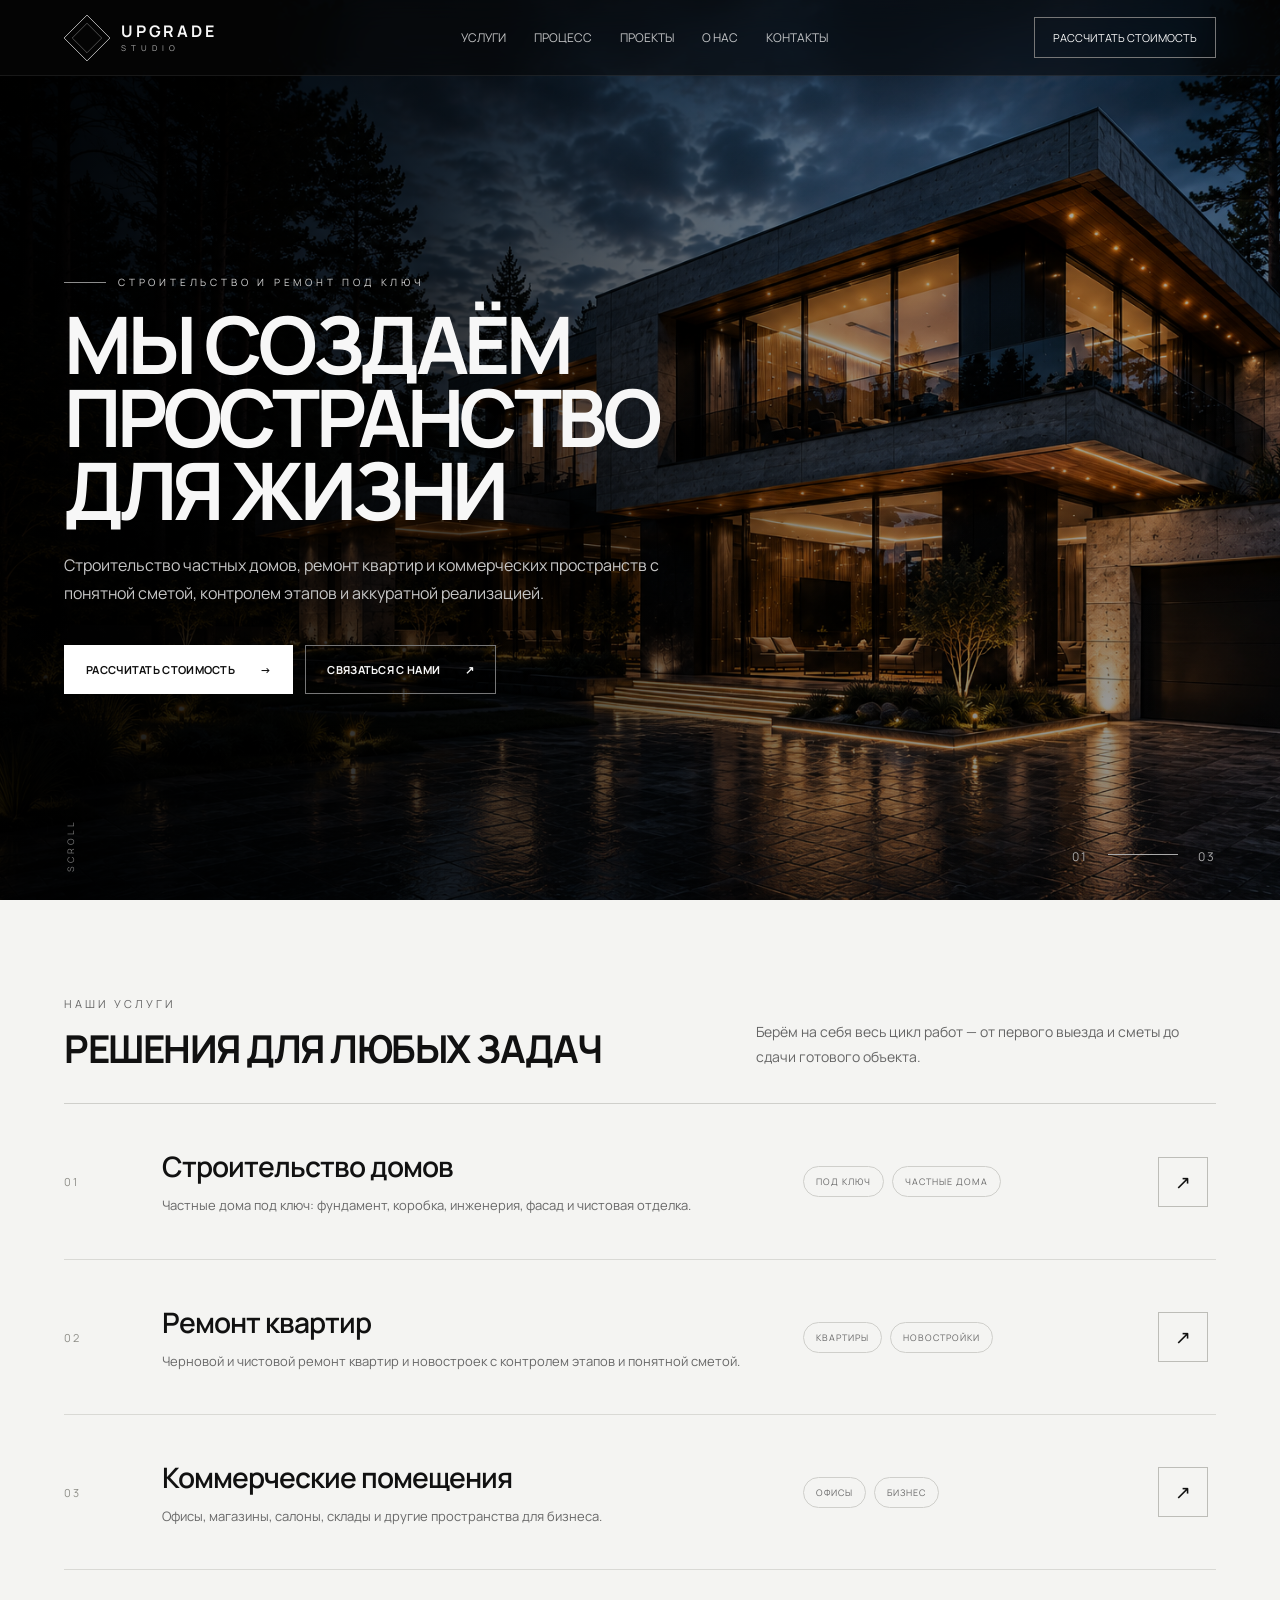
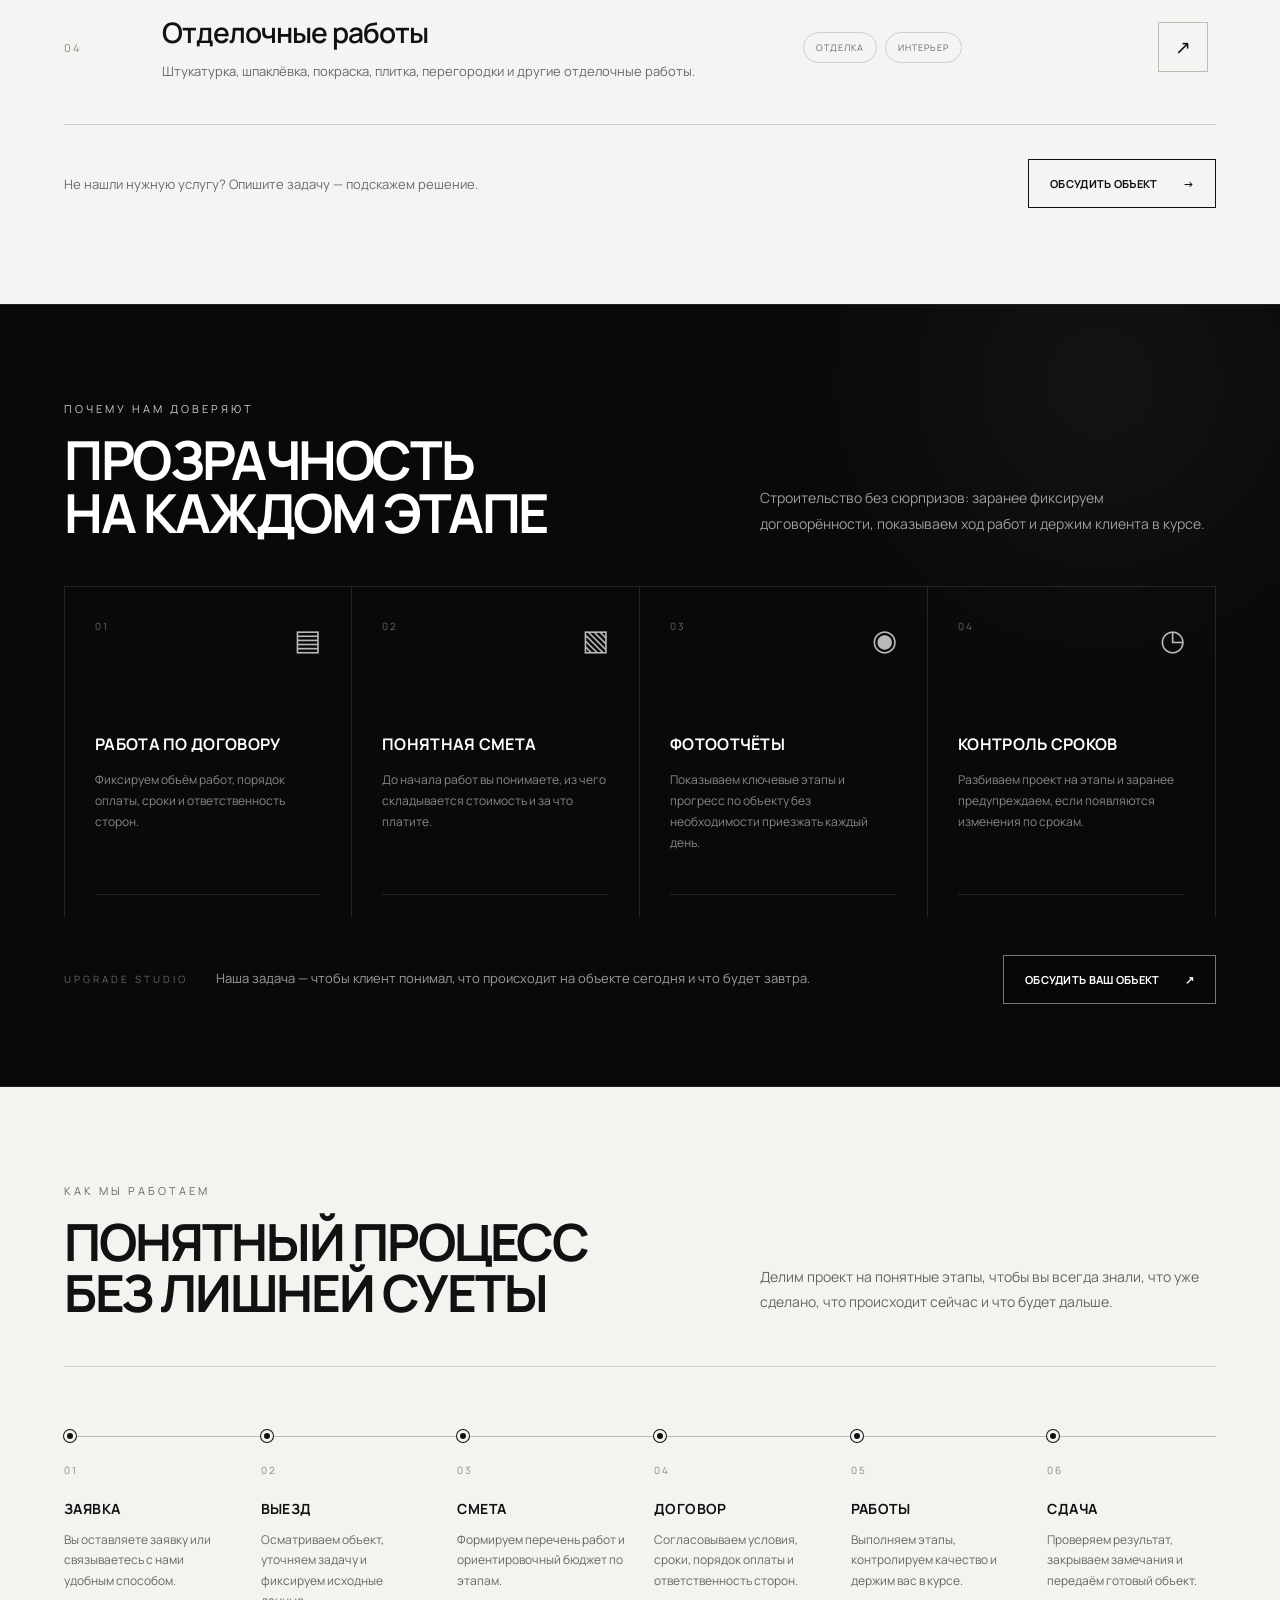
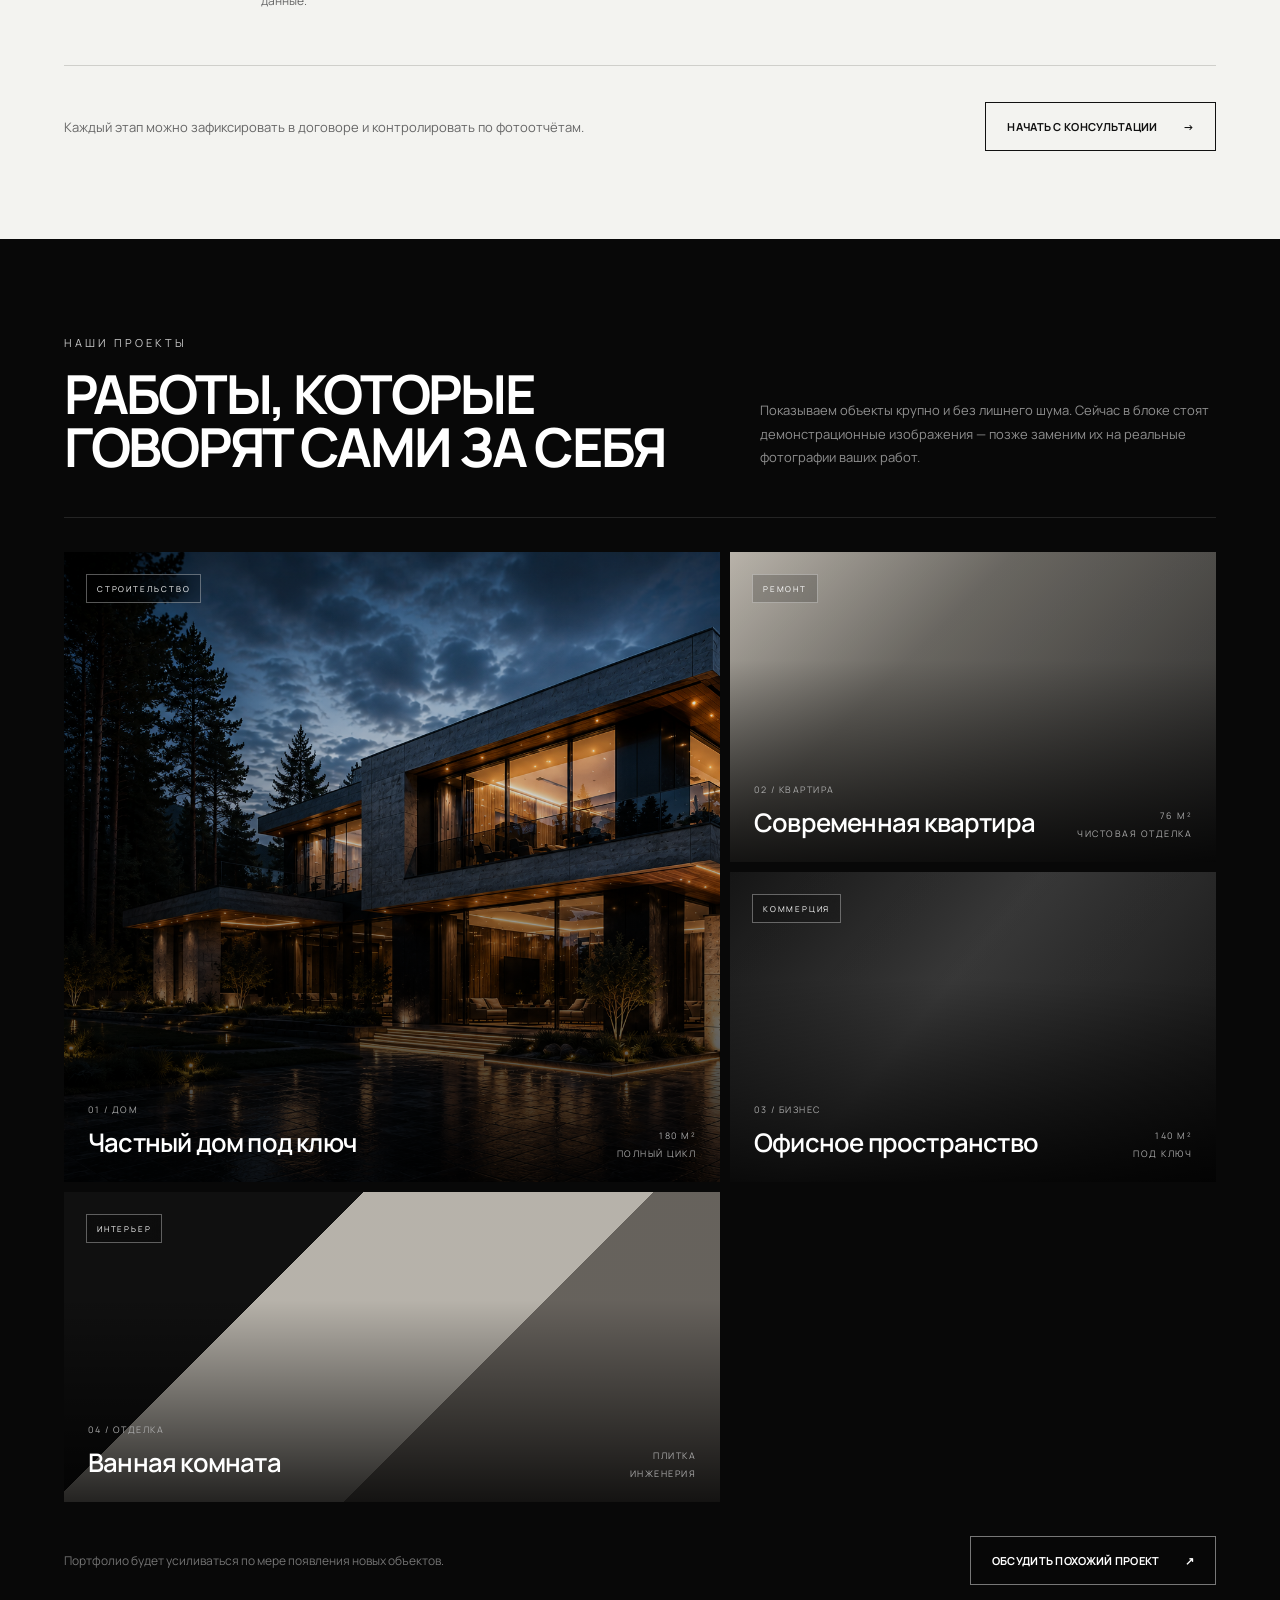
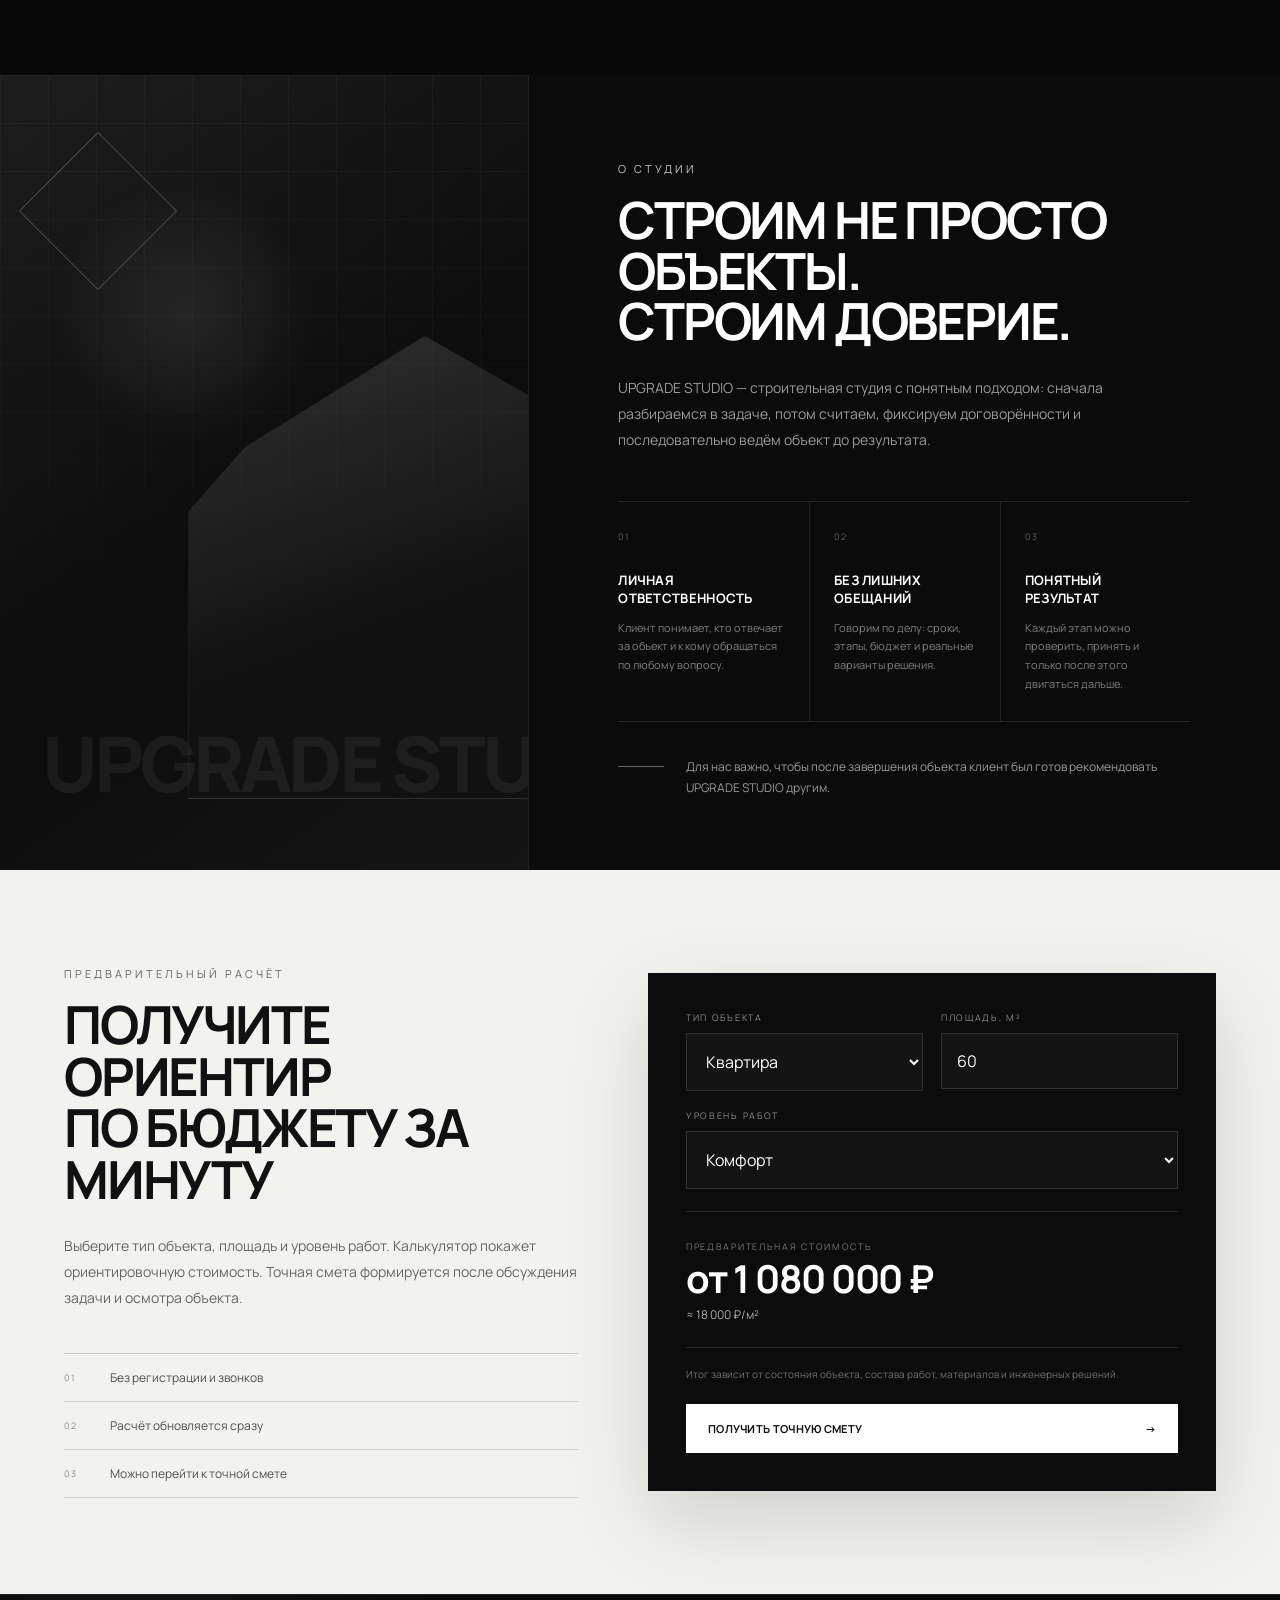
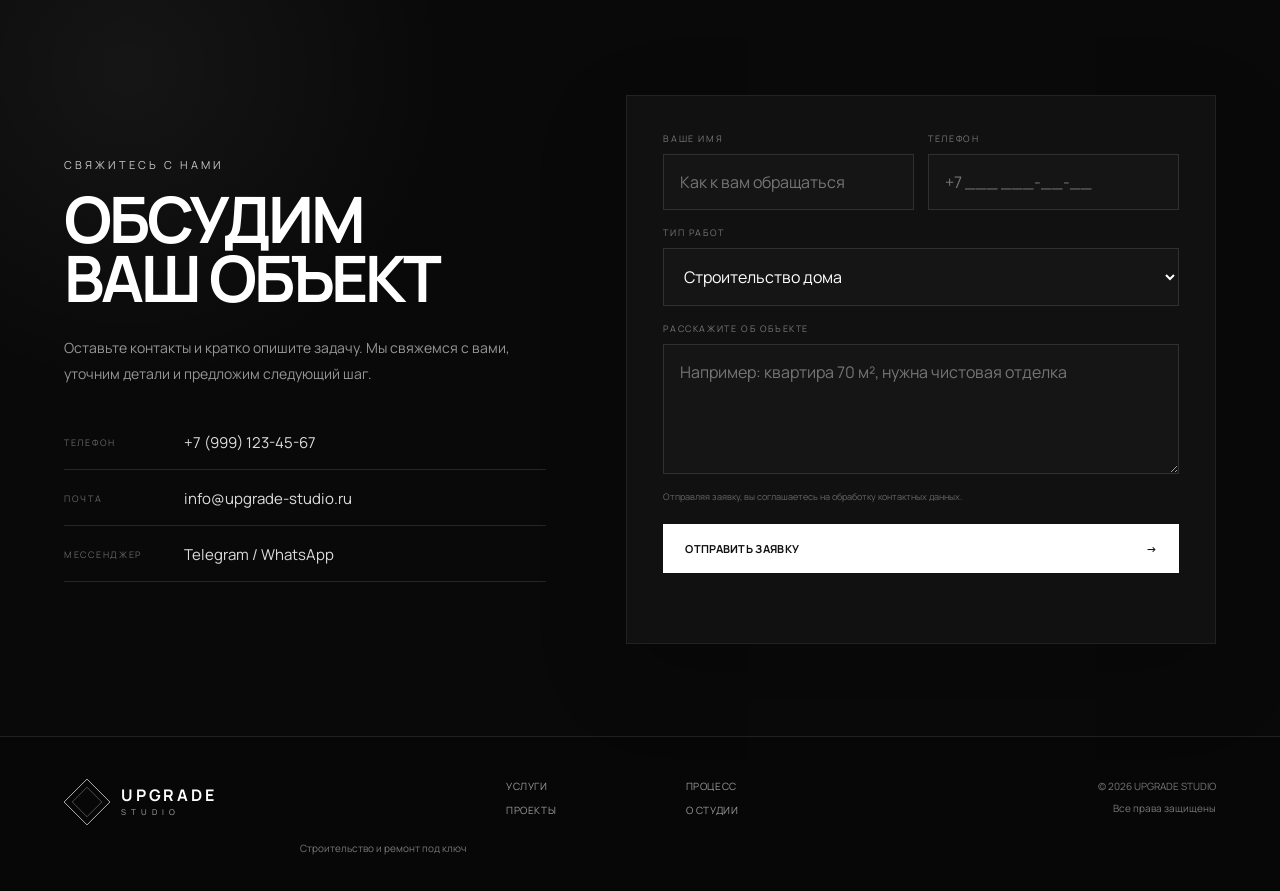
<file: index.html>
<!doctype html>
<html lang="ru">
<head>
  <meta charset="utf-8" />
  <meta name="viewport" content="width=device-width,initial-scale=1" />
  <meta name="description" content="UPGRADE STUDIO — строительство и ремонт под ключ. Прозрачная смета, договор, фотоотчёты и контроль сроков." />
  <title>UPGRADE STUDIO — строительство и ремонт под ключ</title>
  <link rel="preconnect" href="https://fonts.googleapis.com">
  <link rel="preconnect" href="https://fonts.gstatic.com" crossorigin>
  <link href="https://fonts.googleapis.com/css2?family=Manrope:wght@400;500;600;700;800&display=swap" rel="stylesheet">
  <style>
:root{--bg:#0a0a0a;--panel:#111;--text:#f7f7f7;--muted:#9d9d9d;--line:#262626;--light:#f4f4f2;--ink:#111}
*{box-sizing:border-box}html{scroll-behavior:smooth}body{margin:0;font-family:Manrope,Arial,sans-serif;background:var(--bg);color:var(--text)}a{color:inherit;text-decoration:none}button,input,select,textarea{font:inherit}
.header{height:76px;position:fixed;z-index:30;left:0;right:0;top:0;display:flex;align-items:center;gap:34px;padding:0 5vw;background:rgba(5,5,5,.72);backdrop-filter:blur(14px);border-bottom:1px solid rgba(255,255,255,.08)}.brand{display:flex;align-items:center;gap:11px;min-width:190px}.brand-mark{width:42px;height:42px;border:1px solid #fff;display:grid;place-items:center;font-weight:800;letter-spacing:-2px}.brand-text{display:flex;flex-direction:column;line-height:1}.brand-text b{font-size:15px;letter-spacing:1.5px}.brand-text small{font-size:9px;letter-spacing:4px;margin-top:5px}.nav{display:flex;gap:28px;margin:auto;font-size:12px;text-transform:uppercase}.nav a{opacity:.78;transition:.2s}.nav a:hover{opacity:1}.header-cta{border:1px solid #777;padding:12px 18px;font-size:11px;text-transform:uppercase}.menu-btn{display:none;margin-left:auto;background:none;border:0;color:#fff;font-size:26px}
.hero{min-height:760px;position:relative;display:flex;align-items:center;padding:120px 5vw 70px;overflow:hidden}.hero-bg{position:absolute;inset:0;background:linear-gradient(135deg,#222 0%,#0b0b0b 45%,#181818 100%)}.hero-bg:after{content:"";position:absolute;right:3vw;top:14%;width:58%;height:68%;background:linear-gradient(145deg,#333,#111);clip-path:polygon(13% 26%,49% 0,100% 12%,100% 100%,0 100%,0 41%);box-shadow:0 40px 120px #000}.hero-bg:before{content:"";position:absolute;right:12vw;top:30%;width:42%;height:34%;background:repeating-linear-gradient(90deg,#161616 0 8%,#d9a56c 8.5% 9.5%,#202020 10% 18%);opacity:.45;z-index:2}.hero-overlay{position:absolute;inset:0;background:linear-gradient(90deg,rgba(0,0,0,.95),rgba(0,0,0,.52) 46%,rgba(0,0,0,.12))}.hero-content{position:relative;z-index:3;max-width:650px}.eyebrow{font-size:11px;letter-spacing:3px;color:#c8c8c8;margin:0 0 18px}.eyebrow.dark{color:#666}.hero h1{font-size:clamp(50px,6vw,88px);line-height:.98;letter-spacing:-3px;margin:0 0 25px}.hero-copy{max-width:600px;color:#d4d4d4;line-height:1.75;font-size:15px}.hero-actions{display:flex;gap:12px;margin-top:34px;flex-wrap:wrap}.btn{display:inline-flex;align-items:center;justify-content:space-between;gap:25px;padding:16px 21px;border:1px solid transparent;text-transform:uppercase;font-size:11px;font-weight:700;letter-spacing:.3px;cursor:pointer}.btn-light{background:#fff;color:#111}.btn-ghost{border-color:#777;background:rgba(0,0,0,.18)}.full{width:100%}.hero-index{position:absolute;right:5vw;bottom:35px;z-index:3;font-size:18px}.hero-index span{display:inline-block;width:45px;border-top:1px solid #aaa;margin:0 10px 5px}
.section{padding:78px 5vw}.light{background:var(--light);color:var(--ink)}.section-head{display:flex;align-items:end;justify-content:space-between;margin-bottom:34px}.section h2,.projects h2,.about h2,.calculator h2,.contacts h2{font-size:clamp(30px,3vw,48px);line-height:1.05;margin:0;letter-spacing:-1.5px}.text-link{font-size:12px;text-transform:uppercase}.service-grid{display:grid;grid-template-columns:repeat(4,1fr);border-top:1px solid #d3d3d3;border-left:1px solid #d3d3d3}.service-card{border-right:1px solid #d3d3d3;border-bottom:1px solid #d3d3d3;padding:26px 26px 0;min-height:410px;display:flex;flex-direction:column}.service-icon{font-size:32px;margin-bottom:20px}.service-card h3{font-size:18px;margin:0 0 12px}.service-card p{font-size:12px;color:#666;line-height:1.6;margin:0 0 22px}.service-photo{height:190px;margin:auto -26px 0;background:#ccc}.photo-house{background:linear-gradient(135deg,#263038,#0e0f10)}.photo-flat{background:linear-gradient(135deg,#d9d4cc,#77736e)}.photo-office{background:linear-gradient(135deg,#262626,#595959)}.photo-finish{background:linear-gradient(135deg,#111 0 50%,#c8c4bd 50%)}
.dark-section{display:grid;grid-template-columns:1.1fr 3fr;gap:55px;background:#090909}.trust-intro p:last-child{color:#aaa;line-height:1.6}.trust-grid{display:grid;grid-template-columns:repeat(4,1fr)}.trust-card{padding:15px 28px;border-left:1px solid var(--line)}.trust-card>div{font-size:32px;margin-bottom:30px}.trust-card h3{font-size:13px;text-transform:uppercase}.trust-card p{font-size:12px;line-height:1.7;color:#a4a4a4}
.process-grid{display:grid;grid-template-columns:repeat(6,1fr);gap:22px}.step{border-top:1px solid #aaa;padding-top:16px;position:relative}.step span{display:inline-grid;place-items:center;width:28px;height:28px;background:#111;color:#fff;font-size:12px;margin-top:-30px}.step h3{font-size:13px;margin-top:20px;text-transform:uppercase}.step p{font-size:11px;color:#666;line-height:1.6}
.projects{padding:78px 5vw;background:#080808}.projects-head{color:#fff}.filters{display:flex;gap:8px;flex-wrap:wrap}.filter{background:transparent;border:1px solid #333;color:#aaa;padding:10px 14px;cursor:pointer;font-size:11px;text-transform:uppercase}.filter.active{background:#fff;color:#111}.project-grid{display:grid;grid-template-columns:repeat(4,1fr);gap:8px}.project{transition:.25s}.project.hidden{display:none}.project-photo{aspect-ratio:1.25;background:#222}.p1{background:linear-gradient(145deg,#1c252b,#0f1112)}.p2{background:linear-gradient(145deg,#111,#4d4d4d)}.p3{background:linear-gradient(145deg,#736e68,#1a1a1a)}.p4{background:linear-gradient(145deg,#252525,#0d0d0d)}.project-meta{display:flex;justify-content:space-between;gap:12px;padding:14px 3px;font-size:12px}.project-meta span{color:#777}.projects-note{font-size:11px;color:#666;margin-top:24px}
.about{display:grid;grid-template-columns:1fr 1.4fr;min-height:530px;background:#0c0c0c}.about-photo{min-height:530px;background:linear-gradient(160deg,#393939,#101010);position:relative}.about-photo:after{content:"UPGRADE";position:absolute;left:7%;bottom:8%;font-size:7vw;font-weight:800;color:rgba(255,255,255,.05)}.about-copy{padding:75px 8vw 60px 7vw;display:flex;flex-direction:column;justify-content:center}.about-copy>p:not(.eyebrow){max-width:650px;color:#aaa;line-height:1.8}.stats{display:grid;grid-template-columns:repeat(3,1fr);margin-top:40px;border-top:1px solid var(--line);padding-top:28px}.stats div{display:flex;flex-direction:column;gap:6px}.stats strong{font-size:30px}.stats span{font-size:11px;color:#8b8b8b;text-transform:uppercase;line-height:1.4}
.calculator{display:grid;grid-template-columns:1fr 1fr;gap:70px;padding:90px 5vw;background:#f3f3f1;color:#111}.calc-copy p:last-child{color:#666;line-height:1.8;max-width:560px}.calc-box{background:#111;color:#fff;padding:32px;display:grid;grid-template-columns:1fr 1fr;gap:18px}.calc-box label{font-size:11px;text-transform:uppercase;color:#999;display:flex;flex-direction:column;gap:8px}.calc-box input,.calc-box select,.lead-form input,.lead-form select,.lead-form textarea{width:100%;padding:15px;background:#151515;border:1px solid #333;color:#fff;outline:none}.estimate{grid-column:1/-1;border-top:1px solid #333;border-bottom:1px solid #333;padding:22px 0;display:flex;flex-direction:column;gap:6px}.estimate small{color:#888;text-transform:uppercase}.estimate strong{font-size:30px}.estimate span{color:#aaa;font-size:12px}.calc-box .full{grid-column:1/-1}
.contacts{display:grid;grid-template-columns:1fr 1fr;gap:70px;padding:90px 5vw;background:#090909}.contact-copy>p:not(.eyebrow){color:#aaa;line-height:1.8;max-width:550px}.contact-links{display:flex;flex-direction:column;gap:10px;margin-top:30px;font-size:18px}.lead-form{display:grid;grid-template-columns:1fr 1fr;gap:12px}.lead-form textarea{grid-column:1/-1;min-height:120px;resize:vertical}.lead-form .full,.form-status{grid-column:1/-1}.form-status{font-size:12px;color:#a7a7a7;min-height:18px}.footer{padding:32px 5vw;border-top:1px solid #222;display:grid;grid-template-columns:1fr 1fr 1fr;align-items:center;color:#858585;font-size:11px}.footer .brand{color:#fff}.footer p:last-child{text-align:right}
.reveal{opacity:0;transform:translateY(28px);transition:opacity .7s ease,transform .7s ease}.reveal.visible{opacity:1;transform:none}
@media(max-width:1000px){.nav,.header-cta{display:none}.menu-btn{display:block}.nav.open{display:flex;position:absolute;top:76px;left:0;right:0;background:#090909;flex-direction:column;padding:25px 5vw;border-bottom:1px solid #222}.hero{min-height:700px}.service-grid,.project-grid{grid-template-columns:repeat(2,1fr)}.dark-section{grid-template-columns:1fr}.trust-grid{grid-template-columns:repeat(2,1fr)}.process-grid{grid-template-columns:repeat(3,1fr);row-gap:45px}.calculator,.contacts{grid-template-columns:1fr}.about{grid-template-columns:1fr}.about-photo{min-height:360px}.footer{grid-template-columns:1fr;gap:20px}.footer p:last-child{text-align:left}}
@media(max-width:640px){.header{padding:0 20px}.brand{min-width:0}.hero,.section,.projects,.calculator,.contacts{padding-left:20px;padding-right:20px}.hero{min-height:680px}.hero h1{font-size:48px;letter-spacing:-2px}.hero-copy{font-size:13px}.section-head{align-items:flex-start;gap:24px;flex-direction:column}.service-grid,.project-grid,.trust-grid{grid-template-columns:1fr}.process-grid{grid-template-columns:1fr 1fr}.calc-box,.lead-form{grid-template-columns:1fr}.calc-box label,.lead-form input,.lead-form select,.lead-form textarea,.lead-form .full{grid-column:1}.stats{grid-template-columns:1fr;gap:20px}.about-copy{padding:60px 20px}.filters{width:100%}.project-meta{flex-direction:column}.hero-index{display:none}}

/* --- UPGRADE STUDIO HERO v3 --- */
.header{
  background:rgba(7,7,7,.58);
  backdrop-filter:blur(18px) saturate(120%);
}
.brand-mark{
  width:46px;height:46px;border:0;position:relative;
  font-size:0;letter-spacing:0;
}
.brand-mark:before,.brand-mark:after{
  content:"";position:absolute;inset:0;border:1px solid rgba(255,255,255,.9);
  transform:rotate(45deg) scale(.72);
}
.brand-mark:after{
  inset:8px;border-color:rgba(255,255,255,.38);
}
.brand-text b{font-size:16px;letter-spacing:2.8px}
.brand-text small{font-size:8px;letter-spacing:5px;color:#aaa}

.hero{
  min-height:100vh;
  padding-top:130px;
  background:#080808;
}
.hero-bg{
  background:
    radial-gradient(circle at 72% 38%, rgba(255,255,255,.09), transparent 22%),
    linear-gradient(110deg,#0b0b0b 0%,#101010 40%,#181818 100%);
}
.hero-bg:after{
  right:2vw;top:9%;
  width:67%;height:78%;
  clip-path:polygon(14% 28%,47% 0,100% 10%,100% 100%,0 100%,0 42%);
  background:
    linear-gradient(180deg,rgba(255,255,255,.04),rgba(255,255,255,0)),
    linear-gradient(145deg,#343434,#0d0d0d 58%,#151515);
  box-shadow:0 60px 150px rgba(0,0,0,.85);
}
.hero-bg:before{
  right:11vw;top:29%;width:46%;height:38%;
  background:
    repeating-linear-gradient(
      90deg,
      #151515 0 7%,
      #2d2d2d 7.2% 8.6%,
      #151515 9% 16%
    );
  opacity:.72;
  filter:contrast(110%);
}
.hero-overlay{
  background:
    linear-gradient(90deg,rgba(0,0,0,.96) 0%,rgba(0,0,0,.73) 42%,rgba(0,0,0,.16) 78%),
    linear-gradient(180deg,rgba(0,0,0,.05),rgba(0,0,0,.48));
}
.hero-content{max-width:760px}
.hero .eyebrow{
  display:inline-flex;align-items:center;gap:12px;
  font-size:10px;letter-spacing:3.8px;color:#d4d4d4
}
.hero .eyebrow:before{
  content:"";width:42px;border-top:1px solid rgba(255,255,255,.55)
}
.hero h1{
  font-size:clamp(60px,7vw,104px);
  line-height:.92;
  letter-spacing:-4.5px;
  max-width:900px;
  text-wrap:balance;
}
.hero-copy{
  max-width:640px;
  font-size:16px;
  color:#c6c6c6;
}
.hero-actions{margin-top:38px}
.btn{
  transition:transform .25s ease,background .25s ease,color .25s ease,border-color .25s ease;
}
.btn:hover{transform:translateY(-2px)}
.btn-light:hover{background:#dcdcdc}
.btn-ghost:hover{background:#fff;color:#111;border-color:#fff}
.hero-index{
  display:flex;align-items:center;gap:10px;
  font-size:12px;letter-spacing:2px;color:#aaa
}
.hero-index span{width:70px}
.hero:after{
  content:"SCROLL";
  position:absolute;left:5vw;bottom:28px;z-index:3;
  font-size:9px;letter-spacing:3px;color:#777;
  writing-mode:vertical-rl;
  transform:rotate(180deg);
}
.reveal.visible.hero-content{
  animation:heroIn .9s ease both;
}
@keyframes heroIn{
  from{opacity:0;transform:translateY(36px)}
  to{opacity:1;transform:none}
}
@media(max-width:640px){
  .hero{min-height:92vh;padding-top:118px}
  .hero h1{font-size:52px;letter-spacing:-2.8px}
  .hero-copy{font-size:14px}
  .hero:after{display:none}
  .brand-text b{font-size:14px}
}


/* Approved hero visual */
.hero-bg{
  background-image:url('hero-upgrade-studio.png') !important;
  background-size:cover !important;
  background-position:center center !important;
  filter:none !important;
}
.hero-bg:before,.hero-bg:after{display:none !important}
.hero-overlay{
  background:
    linear-gradient(90deg,rgba(0,0,0,.88) 0%,rgba(0,0,0,.64) 34%,rgba(0,0,0,.18) 67%,rgba(0,0,0,.12) 100%),
    linear-gradient(180deg,rgba(0,0,0,.20),rgba(0,0,0,.34)) !important;
}
.hero-content{max-width:690px}
.hero h1{font-size:clamp(56px,6.2vw,94px)}
@media(max-width:900px){
  .hero-bg{background-position:62% center !important}
  .hero-overlay{background:linear-gradient(90deg,rgba(0,0,0,.94),rgba(0,0,0,.64) 70%,rgba(0,0,0,.30)) !important}
}
@media(max-width:640px){
  .hero-bg{background-position:67% center !important}
  .hero h1{font-size:48px}
}


/* --- Services premium v4 --- */
.services-premium{padding-top:96px;padding-bottom:96px}
.services-head{align-items:flex-end;border-bottom:1px solid #cfcfcb;padding-bottom:34px;margin-bottom:0}
.services-intro{max-width:460px;margin:0;color:#666;line-height:1.75;font-size:14px}
.services-list{border-bottom:1px solid #cfcfcb}
.service-line{
  display:grid;
  grid-template-columns:70px minmax(320px,1.5fr) minmax(220px,.8fr) 58px;
  gap:28px;
  align-items:center;
  min-height:155px;
  border-top:1px solid #d9d9d5;
  transition:background .28s ease,padding .28s ease;
}
.service-line:first-child{border-top:0}
.service-line:hover{background:#111;color:#fff;padding-left:18px;padding-right:18px}
.service-line:hover .service-main p,
.service-line:hover .service-num{color:#a9a9a9}
.service-line:hover .service-tags span{border-color:#444;color:#c9c9c9}
.service-num{font-size:11px;letter-spacing:2px;color:#8e8e88}
.service-main h3{
  margin:0 0 10px;
  font-size:clamp(22px,2.2vw,34px);
  letter-spacing:-1px;
  font-weight:600;
}
.service-main p{margin:0;max-width:670px;color:#686868;line-height:1.65;font-size:13px}
.service-tags{display:flex;gap:8px;justify-content:flex-start;flex-wrap:wrap}
.service-tags span{
  border:1px solid #cfcfcb;
  border-radius:100px;
  padding:8px 12px;
  color:#696969;
  text-transform:uppercase;
  font-size:9px;
  letter-spacing:1px;
}
.service-arrow{
  width:50px;height:50px;border:1px solid #bdbdb8;
  display:grid;place-items:center;
  font-size:19px;
  transition:transform .25s ease,background .25s ease,color .25s ease;
}
.service-line:hover .service-arrow{background:#fff;color:#111;border-color:#fff;transform:rotate(45deg)}
.services-bottom{
  display:flex;align-items:center;justify-content:space-between;
  gap:28px;padding-top:34px
}
.services-bottom p{margin:0;color:#6b6b6b;font-size:13px}
.btn-dark-outline{
  border:1px solid #111;background:transparent;color:#111
}
.btn-dark-outline:hover{background:#111;color:#fff}
@media(max-width:900px){
  .service-line{grid-template-columns:48px 1fr 50px;gap:18px;padding:26px 0}
  .service-tags{grid-column:2/3}
  .service-arrow{grid-column:3;grid-row:1/3}
  .services-intro{max-width:100%}
}
@media(max-width:640px){
  .services-premium{padding-top:70px;padding-bottom:70px}
  .service-line{grid-template-columns:38px 1fr 44px;min-height:0}
  .service-main h3{font-size:24px}
  .service-main p{font-size:12px}
  .service-tags{display:none}
  .service-arrow{width:42px;height:42px}
  .services-bottom{align-items:flex-start;flex-direction:column}
}


/* --- Trust premium v5 --- */
.trust-premium{
  padding:96px 5vw 82px;
  background:
    radial-gradient(circle at 86% 10%, rgba(255,255,255,.045), transparent 24%),
    #090909;
  color:#fff;
  border-top:1px solid #1f1f1f;
  border-bottom:1px solid #1f1f1f;
}
.trust-top{
  display:grid;
  grid-template-columns:1.15fr .85fr;
  gap:80px;
  align-items:end;
  padding-bottom:46px;
  border-bottom:1px solid #252525;
}
.trust-top h2{
  margin:0;
  font-size:clamp(38px,4.2vw,66px);
  line-height:.98;
  letter-spacing:-2.4px;
}
.trust-lead{
  margin:0 0 4px;
  max-width:560px;
  color:#9d9d9d;
  font-size:14px;
  line-height:1.8;
}
.trust-premium-grid{
  display:grid;
  grid-template-columns:repeat(4,1fr);
}
.trust-premium-card{
  min-height:330px;
  padding:32px 30px 28px;
  border-right:1px solid #252525;
  position:relative;
  transition:background .3s ease,transform .3s ease;
}
.trust-premium-card:first-child{border-left:1px solid #252525}
.trust-premium-card:hover{
  background:#111;
  transform:translateY(-3px);
}
.trust-card-top{
  display:flex;
  justify-content:space-between;
  align-items:flex-start;
  margin-bottom:74px;
}
.trust-number{
  color:#666;
  font-size:10px;
  letter-spacing:2px;
}
.trust-symbol{
  font-size:29px;
  color:#d8d8d8;
  opacity:.85;
}
.trust-premium-card h3{
  margin:0 0 14px;
  font-size:16px;
  text-transform:uppercase;
  letter-spacing:.3px;
}
.trust-premium-card p{
  margin:0;
  color:#888;
  font-size:12px;
  line-height:1.75;
  max-width:300px;
}
.trust-line{
  position:absolute;
  left:30px;right:30px;bottom:22px;
  height:1px;background:#252525;
}
.trust-premium-card:hover .trust-line{
  background:linear-gradient(90deg,#fff,#252525 70%);
}
.trust-bottom{
  display:flex;
  align-items:center;
  justify-content:space-between;
  gap:30px;
  padding-top:38px;
}
.trust-bottom>div{
  display:flex;
  align-items:center;
  gap:28px;
}
.trust-caption{
  font-size:10px;
  letter-spacing:3px;
  color:#666;
  white-space:nowrap;
}
.trust-bottom p{
  margin:0;
  max-width:650px;
  color:#9b9b9b;
  font-size:13px;
  line-height:1.65;
}
@media(max-width:1000px){
  .trust-top{grid-template-columns:1fr;gap:26px}
  .trust-premium-grid{grid-template-columns:repeat(2,1fr)}
  .trust-premium-card:nth-child(3){border-left:1px solid #252525}
}
@media(max-width:640px){
  .trust-premium{padding:72px 20px 62px}
  .trust-top{padding-bottom:34px}
  .trust-top h2{font-size:40px;letter-spacing:-1.6px}
  .trust-premium-grid{grid-template-columns:1fr}
  .trust-premium-card,
  .trust-premium-card:first-child,
  .trust-premium-card:nth-child(3){
    border-left:1px solid #252525;
    min-height:255px;
  }
  .trust-card-top{margin-bottom:44px}
  .trust-bottom{align-items:flex-start;flex-direction:column}
  .trust-bottom>div{align-items:flex-start;flex-direction:column;gap:12px}
}


/* --- Process premium v6 --- */
.process-premium{
  background:#f3f3f0;
  color:#111;
  padding:96px 5vw 88px;
}
.process-head{
  display:grid;
  grid-template-columns:1.15fr .85fr;
  gap:80px;
  align-items:end;
  padding-bottom:48px;
  border-bottom:1px solid #cfcfcb;
}
.process-head h2{
  margin:0;
  font-size:clamp(38px,4vw,62px);
  line-height:1;
  letter-spacing:-2px;
}
.process-intro{
  margin:0 0 4px;
  color:#666;
  font-size:14px;
  line-height:1.8;
  max-width:560px;
}
.process-track{
  position:relative;
  display:grid;
  grid-template-columns:repeat(6,1fr);
  gap:28px;
  padding-top:58px;
}
.process-track-line{
  position:absolute;
  top:69px;
  left:0;
  right:0;
  height:1px;
  background:#bbb;
}
.process-item{
  position:relative;
  padding-top:38px;
  min-height:240px;
}
.process-dot{
  position:absolute;
  top:5px;
  left:0;
  width:12px;
  height:12px;
  border-radius:50%;
  background:#111;
  border:3px solid #f3f3f0;
  box-shadow:0 0 0 1px #111;
  z-index:2;
}
.process-index{
  font-size:10px;
  letter-spacing:2px;
  color:#8a8a86;
  margin-bottom:22px;
}
.process-item h3{
  margin:0 0 12px;
  font-size:14px;
  text-transform:uppercase;
  letter-spacing:.4px;
}
.process-item p{
  margin:0;
  color:#666;
  font-size:12px;
  line-height:1.7;
  max-width:220px;
}
.process-footer{
  display:flex;
  align-items:center;
  justify-content:space-between;
  gap:28px;
  padding-top:36px;
  border-top:1px solid #cfcfcb;
}
.process-footer p{
  margin:0;
  color:#666;
  font-size:13px;
}
@media(max-width:1000px){
  .process-head{grid-template-columns:1fr;gap:28px}
  .process-track{
    grid-template-columns:repeat(3,1fr);
    gap:44px 28px;
  }
  .process-track-line{display:none}
  .process-item{
    border-top:1px solid #bbb;
    padding-top:34px;
    min-height:210px;
  }
  .process-dot{top:-6px}
}
@media(max-width:640px){
  .process-premium{padding:72px 20px 64px}
  .process-head{padding-bottom:34px}
  .process-head h2{font-size:39px;letter-spacing:-1.4px}
  .process-track{
    grid-template-columns:1fr;
    gap:0;
    padding-top:22px;
  }
  .process-item{
    min-height:0;
    padding:28px 0 28px 34px;
    border-top:1px solid #c7c7c2;
  }
  .process-dot{
    top:31px;
    left:0;
  }
  .process-index{margin-bottom:10px}
  .process-item p{max-width:none}
  .process-footer{
    align-items:flex-start;
    flex-direction:column;
  }
}


/* --- Projects premium v7 --- */
.projects-premium{
  padding:96px 5vw 90px;
  background:#080808;
  color:#fff;
}
.projects-top{
  display:grid;
  grid-template-columns:1.15fr .85fr;
  gap:80px;
  align-items:end;
  padding-bottom:44px;
  border-bottom:1px solid #242424;
}
.projects-top h2{
  margin:0;
  font-size:clamp(38px,4.2vw,66px);
  line-height:.98;
  letter-spacing:-2.3px;
}
.projects-intro{
  margin:0 0 4px;
  max-width:590px;
  color:#8f8f8f;
  font-size:13px;
  line-height:1.8;
}
.project-showcase{
  display:grid;
  grid-template-columns:1.35fr 1fr;
  grid-template-rows:repeat(2, minmax(310px, 1fr));
  gap:10px;
  padding-top:34px;
}
.project-card{
  position:relative;
  min-height:310px;
  overflow:hidden;
  background:#151515;
}
.project-card-large{grid-row:1/3;min-height:630px}
.project-visual{
  position:absolute;
  inset:0;
  transition:transform .7s cubic-bezier(.2,.7,.2,1), filter .5s ease;
}
.project-visual-house{
  background:
    linear-gradient(180deg,rgba(0,0,0,.06),rgba(0,0,0,.12)),
    url('hero-upgrade-studio.png') center/cover no-repeat;
}
.project-visual-flat{
  background:
    linear-gradient(135deg,#c8c2b8 0%,#726f69 36%,#282828 100%);
}
.project-visual-commercial{
  background:
    linear-gradient(130deg,#171717 0%,#3c3c3c 42%,#111 100%);
}
.project-visual-bath{
  background:
    linear-gradient(135deg,#111 0 31%,#c6c1b8 31% 61%,#6f6a64 61% 100%);
}
.project-shade{
  position:absolute;
  inset:0;
  background:linear-gradient(180deg,rgba(0,0,0,.08) 35%,rgba(0,0,0,.82) 100%);
  transition:background .35s ease;
}
.project-card:hover .project-visual{
  transform:scale(1.035);
  filter:contrast(1.04);
}
.project-card:hover .project-shade{
  background:linear-gradient(180deg,rgba(0,0,0,.04) 22%,rgba(0,0,0,.88) 100%);
}
.project-badge{
  position:absolute;
  top:22px;
  left:22px;
  border:1px solid rgba(255,255,255,.34);
  background:rgba(0,0,0,.18);
  backdrop-filter:blur(8px);
  padding:8px 10px;
  font-size:8px;
  letter-spacing:1.8px;
}
.project-info{
  position:absolute;
  left:24px;
  right:24px;
  bottom:22px;
  display:flex;
  align-items:end;
  justify-content:space-between;
  gap:22px;
}
.project-info span{
  color:#aaa;
  font-size:9px;
  letter-spacing:1.5px;
  text-transform:uppercase;
}
.project-info h3{
  margin:7px 0 0;
  font-size:clamp(20px,2vw,32px);
  font-weight:600;
  letter-spacing:-.8px;
}
.project-specs{
  display:flex;
  flex-direction:column;
  gap:5px;
  text-align:right;
  white-space:nowrap;
}
.projects-bottom{
  display:flex;
  justify-content:space-between;
  align-items:center;
  gap:30px;
  padding-top:34px;
}
.projects-bottom p{
  margin:0;
  color:#747474;
  font-size:12px;
}
@media(max-width:1000px){
  .projects-top{grid-template-columns:1fr;gap:25px}
  .project-showcase{
    grid-template-columns:1fr 1fr;
    grid-template-rows:auto;
  }
  .project-card-large{grid-row:auto;grid-column:1/-1;min-height:500px}
}
@media(max-width:640px){
  .projects-premium{padding:72px 20px 62px}
  .projects-top{padding-bottom:34px}
  .projects-top h2{font-size:39px;letter-spacing:-1.4px}
  .project-showcase{grid-template-columns:1fr}
  .project-card,
  .project-card-large{grid-column:auto;min-height:360px}
  .project-card-large{min-height:440px}
  .project-info{
    align-items:flex-start;
    flex-direction:column;
    left:18px;right:18px;bottom:18px
  }
  .project-specs{text-align:left}
  .projects-bottom{
    align-items:flex-start;
    flex-direction:column;
  }
}


/* --- About premium v8 --- */
.about-premium{
  display:grid;
  grid-template-columns:.95fr 1.35fr;
  min-height:650px;
  background:#0b0b0b;
  color:#fff;
}
.about-visual{
  position:relative;
  min-height:650px;
  overflow:hidden;
  background:
    radial-gradient(circle at 35% 30%, rgba(255,255,255,.08), transparent 20%),
    linear-gradient(145deg,#1d1d1d 0%,#0c0c0c 55%,#151515 100%);
  border-right:1px solid #232323;
}
.about-visual-grid{
  position:absolute;
  inset:0;
  background-image:
    linear-gradient(rgba(255,255,255,.035) 1px,transparent 1px),
    linear-gradient(90deg,rgba(255,255,255,.035) 1px,transparent 1px);
  background-size:48px 48px;
  mask-image:linear-gradient(180deg,#000,transparent 85%);
}
.about-visual:before{
  content:"";
  position:absolute;
  width:72%;
  height:58%;
  right:-8%;
  bottom:9%;
  background:
    linear-gradient(160deg,#313131,#111 60%);
  clip-path:polygon(15% 24%,62% 0,100% 18%,100% 100%,0 100%,0 38%);
  border:1px solid rgba(255,255,255,.04);
}
.about-visual:after{
  content:"";
  position:absolute;
  left:8%;
  top:10%;
  width:110px;
  height:110px;
  border:1px solid rgba(255,255,255,.20);
  transform:rotate(45deg);
}
.about-visual-label{
  position:absolute;
  left:8%;
  bottom:7%;
  font-size:clamp(42px,6vw,86px);
  font-weight:800;
  letter-spacing:-4px;
  color:rgba(255,255,255,.055);
  white-space:nowrap;
}
.about-content{
  padding:86px 7vw 72px;
  display:flex;
  flex-direction:column;
  justify-content:center;
}
.about-content h2{
  margin:0;
  font-size:clamp(38px,4vw,62px);
  line-height:.98;
  letter-spacing:-2.2px;
}
.about-lead{
  margin:30px 0 0;
  max-width:760px;
  color:#9a9a9a;
  font-size:14px;
  line-height:1.85;
}
.about-principles{
  display:grid;
  grid-template-columns:repeat(3,1fr);
  gap:0;
  margin-top:48px;
  border-top:1px solid #242424;
  border-bottom:1px solid #242424;
}
.about-principle{
  padding:28px 24px 28px 0;
}
.about-principle + .about-principle{
  border-left:1px solid #242424;
  padding-left:24px;
}
.about-principle span{
  display:block;
  color:#5f5f5f;
  font-size:9px;
  letter-spacing:2px;
  margin-bottom:28px;
}
.about-principle h3{
  margin:0 0 12px;
  font-size:13px;
  text-transform:uppercase;
  letter-spacing:.3px;
}
.about-principle p{
  margin:0;
  color:#7f7f7f;
  font-size:11px;
  line-height:1.7;
}
.about-note{
  display:flex;
  align-items:flex-start;
  gap:22px;
  margin-top:34px;
}
.about-note-line{
  width:46px;
  border-top:1px solid #666;
  margin-top:10px;
  flex:0 0 auto;
}
.about-note p{
  margin:0;
  max-width:650px;
  color:#9a9a9a;
  font-size:12px;
  line-height:1.75;
}
@media(max-width:1000px){
  .about-premium{grid-template-columns:1fr}
  .about-visual{min-height:420px;border-right:0;border-bottom:1px solid #232323}
  .about-content{padding:72px 5vw 64px}
}
@media(max-width:640px){
  .about-visual{min-height:320px}
  .about-content{padding:62px 20px 56px}
  .about-content h2{font-size:39px;letter-spacing:-1.5px}
  .about-principles{grid-template-columns:1fr}
  .about-principle,
  .about-principle + .about-principle{
    border-left:0;
    border-top:1px solid #242424;
    padding:24px 0;
  }
  .about-principle:first-child{border-top:0}
}


/* --- Calculator premium v9 --- */
.calculator-premium{
  display:grid;
  grid-template-columns:.95fr 1.05fr;
  gap:70px;
  padding:96px 5vw;
  background:#f2f2ef;
  color:#111;
}
.calc-side{
  display:flex;
  flex-direction:column;
  justify-content:center;
}
.calc-side h2{
  margin:0;
  font-size:clamp(38px,4.1vw,64px);
  line-height:.98;
  letter-spacing:-2.2px;
}
.calc-lead{
  margin:28px 0 0;
  max-width:620px;
  color:#666;
  font-size:14px;
  line-height:1.85;
}
.calc-points{
  display:grid;
  grid-template-columns:1fr;
  margin-top:42px;
  border-top:1px solid #cacac5;
}
.calc-points>div{
  display:grid;
  grid-template-columns:46px 1fr;
  align-items:center;
  padding:15px 0;
  border-bottom:1px solid #d2d2cd;
}
.calc-points span{
  color:#8a8a85;
  font-size:9px;
  letter-spacing:2px;
}
.calc-points p{
  margin:0;
  font-size:12px;
  color:#505050;
}
.calc-panel{
  background:#0c0c0c;
  color:#fff;
  padding:38px;
  display:grid;
  grid-template-columns:1fr 1fr;
  gap:18px;
  align-self:center;
  box-shadow:0 30px 80px rgba(0,0,0,.14);
}
.calc-field{
  display:flex;
  flex-direction:column;
  gap:9px;
}
.calc-field-wide{grid-column:1/-1}
.calc-field label{
  color:#8c8c8c;
  font-size:9px;
  letter-spacing:1.7px;
  text-transform:uppercase;
}
.calc-panel input,.calc-panel select{
  width:100%;
  padding:16px 15px;
  border:1px solid #303030;
  background:#141414;
  color:#fff;
  outline:none;
  transition:border-color .2s ease,background .2s ease;
}
.calc-panel input:focus,.calc-panel select:focus{
  border-color:#777;
  background:#181818;
}
.calc-result{
  grid-column:1/-1;
  padding:28px 0 24px;
  margin-top:4px;
  border-top:1px solid #2a2a2a;
  border-bottom:1px solid #2a2a2a;
  display:flex;
  flex-direction:column;
  gap:7px;
}
.calc-result-label{
  color:#777;
  font-size:9px;
  text-transform:uppercase;
  letter-spacing:1.7px;
}
.calc-result strong{
  font-size:clamp(30px,3vw,48px);
  letter-spacing:-1.5px;
  line-height:1;
}
.calc-result span{
  color:#aaa;
  font-size:12px;
}
.calc-warning{
  grid-column:1/-1;
  color:#707070;
  font-size:10px;
  line-height:1.6;
}
.calc-cta{grid-column:1/-1;margin-top:4px}
@media(max-width:1000px){
  .calculator-premium{grid-template-columns:1fr}
}
@media(max-width:640px){
  .calculator-premium{padding:72px 20px 64px}
  .calc-side h2{font-size:39px;letter-spacing:-1.5px}
  .calc-panel{grid-template-columns:1fr;padding:24px}
  .calc-field,
  .calc-field-wide,
  .calc-result,
  .calc-warning,
  .calc-cta{grid-column:1}
}


/* --- Contacts premium v10 --- */
.contacts-premium{
  display:grid;
  grid-template-columns:.9fr 1.1fr;
  gap:80px;
  padding:100px 5vw 92px;
  background:
    radial-gradient(circle at 10% 10%, rgba(255,255,255,.05), transparent 24%),
    #090909;
  color:#fff;
  border-top:1px solid #1f1f1f;
}
.contact-left{
  display:flex;
  flex-direction:column;
  justify-content:center;
}
.contact-left h2{
  margin:0;
  font-size:clamp(46px,5vw,78px);
  line-height:.92;
  letter-spacing:-3px;
}
.contact-lead{
  margin:28px 0 0;
  max-width:560px;
  color:#969696;
  line-height:1.8;
  font-size:14px;
}
.contact-direct{
  margin-top:46px;
  display:grid;
  gap:18px;
  max-width:560px;
}
.contact-direct>div{
  display:grid;
  grid-template-columns:120px 1fr;
  align-items:center;
  padding-bottom:16px;
  border-bottom:1px solid #252525;
}
.contact-direct span{
  font-size:9px;
  letter-spacing:1.7px;
  color:#656565;
}
.contact-direct a{
  font-size:15px;
  color:#ddd;
}
.lead-form-premium{
  display:flex;
  flex-direction:column;
  gap:16px;
  background:#111;
  border:1px solid #222;
  padding:36px;
  box-shadow:0 30px 80px rgba(0,0,0,.22);
}
.lead-row{
  display:grid;
  grid-template-columns:1fr 1fr;
  gap:14px;
}
.lead-form-premium label{
  display:flex;
  flex-direction:column;
  gap:9px;
}
.lead-form-premium label>span{
  font-size:9px;
  letter-spacing:1.6px;
  text-transform:uppercase;
  color:#777;
}
.lead-form-premium input,
.lead-form-premium select,
.lead-form-premium textarea{
  width:100%;
  padding:16px;
  border:1px solid #303030;
  background:#151515;
  color:#fff;
  outline:none;
}
.lead-form-premium textarea{
  min-height:130px;
  resize:vertical;
}
.lead-form-premium input:focus,
.lead-form-premium select:focus,
.lead-form-premium textarea:focus{
  border-color:#6e6e6e;
  background:#181818;
}
.lead-agree{
  color:#666;
  font-size:9px;
  line-height:1.55;
}
.lead-submit{
  margin-top:4px;
}
.form-status{
  margin:0;
  min-height:18px;
  font-size:11px;
  color:#aaa;
}
.footer-premium{
  display:grid;
  grid-template-columns:1.2fr 1fr 1fr;
  gap:40px;
  align-items:start;
  padding:42px 5vw 36px;
  border-top:1px solid #202020;
  background:#070707;
  color:#787878;
  font-size:10px;
}
.footer-brand p{
  margin:16px 0 0;
}
.footer-nav{
  display:grid;
  grid-template-columns:1fr 1fr;
  gap:10px 24px;
}
.footer-nav a{
  color:#9a9a9a;
  text-transform:uppercase;
  letter-spacing:.6px;
}
.footer-copy{
  display:flex;
  flex-direction:column;
  align-items:flex-end;
  gap:8px;
}
@media(max-width:1000px){
  .contacts-premium{grid-template-columns:1fr}
  .footer-premium{grid-template-columns:1fr 1fr}
  .footer-copy{align-items:flex-start}
}
@media(max-width:640px){
  .contacts-premium{padding:72px 20px 64px}
  .contact-left h2{font-size:48px;letter-spacing:-2px}
  .contact-direct>div{grid-template-columns:1fr;gap:6px}
  .lead-form-premium{padding:24px}
  .lead-row{grid-template-columns:1fr}
  .footer-premium{grid-template-columns:1fr;gap:28px;padding:34px 20px}
  .footer-nav{grid-template-columns:1fr 1fr}
}

</style>
</head>
<body>
  <header class="header" id="top">
    <a class="brand" href="#top" aria-label="UPGRADE STUDIO">
      <span class="brand-mark">US</span>
      <span class="brand-text"><b>UPGRADE</b><small>STUDIO</small></span>
    </a>
    <nav class="nav" id="nav">
      <a href="#services">Услуги</a>
      <a href="#process">Процесс</a>
      <a href="#projects">Проекты</a>
      <a href="#about">О нас</a>
      <a href="#contacts">Контакты</a>
    </nav>
    <a class="header-cta" href="#calc">Рассчитать стоимость</a>
    <button class="menu-btn" id="menuBtn" aria-label="Открыть меню">☰</button>
  </header>

  <main>
    <section class="hero">
      <div class="hero-bg" aria-hidden="true"></div>
      <div class="hero-overlay" aria-hidden="true"></div>
      <div class="hero-content reveal">
        <p class="eyebrow">СТРОИТЕЛЬСТВО И РЕМОНТ ПОД КЛЮЧ</p>
        <h1>МЫ СОЗДАЁМ<br>ПРОСТРАНСТВО<br>ДЛЯ ЖИЗНИ</h1>
        <p class="hero-copy">Строительство частных домов, ремонт квартир и коммерческих пространств с понятной сметой, контролем этапов и аккуратной реализацией.</p>
        <div class="hero-actions">
          <a class="btn btn-light" href="#calc">Рассчитать стоимость <span>→</span></a>
          <a class="btn btn-ghost" href="#contacts">Связаться с нами <span>↗</span></a>
        </div>
      </div>
      <div class="hero-index">01 <span></span> 03</div>
    </section>

    
<section class="section light services-premium" id="services">
  <div class="section-head reveal services-head">
    <div>
      <p class="eyebrow dark">НАШИ УСЛУГИ</p>
      <h2>РЕШЕНИЯ ДЛЯ ЛЮБЫХ ЗАДАЧ</h2>
    </div>
    <p class="services-intro">Берём на себя весь цикл работ — от первого выезда и сметы до сдачи готового объекта.</p>
  </div>

  <div class="services-list">
    <article class="service-line reveal">
      <div class="service-num">01</div>
      <div class="service-main">
        <h3>Строительство домов</h3>
        <p>Частные дома под ключ: фундамент, коробка, инженерия, фасад и чистовая отделка.</p>
      </div>
      <div class="service-tags"><span>Под ключ</span><span>Частные дома</span></div>
      <a href="#calc" class="service-arrow" aria-label="Рассчитать строительство дома">↗</a>
    </article>

    <article class="service-line reveal">
      <div class="service-num">02</div>
      <div class="service-main">
        <h3>Ремонт квартир</h3>
        <p>Черновой и чистовой ремонт квартир и новостроек с контролем этапов и понятной сметой.</p>
      </div>
      <div class="service-tags"><span>Квартиры</span><span>Новостройки</span></div>
      <a href="#calc" class="service-arrow" aria-label="Рассчитать ремонт квартиры">↗</a>
    </article>

    <article class="service-line reveal">
      <div class="service-num">03</div>
      <div class="service-main">
        <h3>Коммерческие помещения</h3>
        <p>Офисы, магазины, салоны, склады и другие пространства для бизнеса.</p>
      </div>
      <div class="service-tags"><span>Офисы</span><span>Бизнес</span></div>
      <a href="#calc" class="service-arrow" aria-label="Рассчитать коммерческий ремонт">↗</a>
    </article>

    <article class="service-line reveal">
      <div class="service-num">04</div>
      <div class="service-main">
        <h3>Отделочные работы</h3>
        <p>Штукатурка, шпаклёвка, покраска, плитка, перегородки и другие отделочные работы.</p>
      </div>
      <div class="service-tags"><span>Отделка</span><span>Интерьер</span></div>
      <a href="#calc" class="service-arrow" aria-label="Рассчитать отделочные работы">↗</a>
    </article>
  </div>

  <div class="services-bottom reveal">
    <p>Не нашли нужную услугу? Опишите задачу — подскажем решение.</p>
    <a class="btn btn-dark-outline" href="#contacts">Обсудить объект <span>→</span></a>
  </div>
</section>


    
<section class="trust-premium" id="trust">
  <div class="trust-top reveal">
    <div>
      <p class="eyebrow">ПОЧЕМУ НАМ ДОВЕРЯЮТ</p>
      <h2>ПРОЗРАЧНОСТЬ<br>НА КАЖДОМ ЭТАПЕ</h2>
    </div>
    <p class="trust-lead">
      Строительство без сюрпризов: заранее фиксируем договорённости,
      показываем ход работ и держим клиента в курсе.
    </p>
  </div>

  <div class="trust-premium-grid">
    <article class="trust-premium-card reveal">
      <div class="trust-card-top">
        <span class="trust-number">01</span>
        <span class="trust-symbol">▤</span>
      </div>
      <h3>Работа по договору</h3>
      <p>Фиксируем объём работ, порядок оплаты, сроки и ответственность сторон.</p>
      <div class="trust-line"></div>
    </article>

    <article class="trust-premium-card reveal">
      <div class="trust-card-top">
        <span class="trust-number">02</span>
        <span class="trust-symbol">▧</span>
      </div>
      <h3>Понятная смета</h3>
      <p>До начала работ вы понимаете, из чего складывается стоимость и за что платите.</p>
      <div class="trust-line"></div>
    </article>

    <article class="trust-premium-card reveal">
      <div class="trust-card-top">
        <span class="trust-number">03</span>
        <span class="trust-symbol">◉</span>
      </div>
      <h3>Фотоотчёты</h3>
      <p>Показываем ключевые этапы и прогресс по объекту без необходимости приезжать каждый день.</p>
      <div class="trust-line"></div>
    </article>

    <article class="trust-premium-card reveal">
      <div class="trust-card-top">
        <span class="trust-number">04</span>
        <span class="trust-symbol">◷</span>
      </div>
      <h3>Контроль сроков</h3>
      <p>Разбиваем проект на этапы и заранее предупреждаем, если появляются изменения по срокам.</p>
      <div class="trust-line"></div>
    </article>
  </div>

  <div class="trust-bottom reveal">
    <div>
      <span class="trust-caption">UPGRADE STUDIO</span>
      <p>Наша задача — чтобы клиент понимал, что происходит на объекте сегодня и что будет завтра.</p>
    </div>
    <a class="btn btn-ghost" href="#contacts">Обсудить ваш объект <span>↗</span></a>
  </div>
</section>


    
<section class="process-premium" id="process">
  <div class="process-head reveal">
    <div>
      <p class="eyebrow dark">КАК МЫ РАБОТАЕМ</p>
      <h2>ПОНЯТНЫЙ ПРОЦЕСС<br>БЕЗ ЛИШНЕЙ СУЕТЫ</h2>
    </div>
    <p class="process-intro">
      Делим проект на понятные этапы, чтобы вы всегда знали,
      что уже сделано, что происходит сейчас и что будет дальше.
    </p>
  </div>

  <div class="process-track reveal">
    <div class="process-track-line"></div>

    <article class="process-item">
      <span class="process-dot"></span>
      <div class="process-index">01</div>
      <h3>Заявка</h3>
      <p>Вы оставляете заявку или связываетесь с нами удобным способом.</p>
    </article>

    <article class="process-item">
      <span class="process-dot"></span>
      <div class="process-index">02</div>
      <h3>Выезд</h3>
      <p>Осматриваем объект, уточняем задачу и фиксируем исходные данные.</p>
    </article>

    <article class="process-item">
      <span class="process-dot"></span>
      <div class="process-index">03</div>
      <h3>Смета</h3>
      <p>Формируем перечень работ и ориентировочный бюджет по этапам.</p>
    </article>

    <article class="process-item">
      <span class="process-dot"></span>
      <div class="process-index">04</div>
      <h3>Договор</h3>
      <p>Согласовываем условия, сроки, порядок оплаты и ответственность сторон.</p>
    </article>

    <article class="process-item">
      <span class="process-dot"></span>
      <div class="process-index">05</div>
      <h3>Работы</h3>
      <p>Выполняем этапы, контролируем качество и держим вас в курсе.</p>
    </article>

    <article class="process-item">
      <span class="process-dot"></span>
      <div class="process-index">06</div>
      <h3>Сдача</h3>
      <p>Проверяем результат, закрываем замечания и передаём готовый объект.</p>
    </article>
  </div>

  <div class="process-footer reveal">
    <p>Каждый этап можно зафиксировать в договоре и контролировать по фотоотчётам.</p>
    <a class="btn btn-dark-outline" href="#contacts">Начать с консультации <span>→</span></a>
  </div>
</section>


    
<section class="projects projects-premium" id="projects">
  <div class="projects-top reveal">
    <div>
      <p class="eyebrow">НАШИ ПРОЕКТЫ</p>
      <h2>РАБОТЫ, КОТОРЫЕ<br>ГОВОРЯТ САМИ ЗА СЕБЯ</h2>
    </div>
    <p class="projects-intro">
      Показываем объекты крупно и без лишнего шума. 
      Сейчас в блоке стоят демонстрационные изображения — позже заменим их на реальные фотографии ваших работ.
    </p>
  </div>

  <div class="project-showcase">
    <article class="project-card project-card-large reveal" data-filter="house">
      <div class="project-visual project-visual-house"></div>
      <div class="project-shade"></div>
      <div class="project-badge">СТРОИТЕЛЬСТВО</div>
      <div class="project-info">
        <div>
          <span>01 / ДОМ</span>
          <h3>Частный дом под ключ</h3>
        </div>
        <div class="project-specs">
          <span>180 м²</span>
          <span>Полный цикл</span>
        </div>
      </div>
    </article>

    <article class="project-card reveal" data-filter="flat">
      <div class="project-visual project-visual-flat"></div>
      <div class="project-shade"></div>
      <div class="project-badge">РЕМОНТ</div>
      <div class="project-info">
        <div>
          <span>02 / КВАРТИРА</span>
          <h3>Современная квартира</h3>
        </div>
        <div class="project-specs">
          <span>76 м²</span>
          <span>Чистовая отделка</span>
        </div>
      </div>
    </article>

    <article class="project-card reveal" data-filter="commercial">
      <div class="project-visual project-visual-commercial"></div>
      <div class="project-shade"></div>
      <div class="project-badge">КОММЕРЦИЯ</div>
      <div class="project-info">
        <div>
          <span>03 / БИЗНЕС</span>
          <h3>Офисное пространство</h3>
        </div>
        <div class="project-specs">
          <span>140 м²</span>
          <span>Под ключ</span>
        </div>
      </div>
    </article>

    <article class="project-card reveal" data-filter="flat">
      <div class="project-visual project-visual-bath"></div>
      <div class="project-shade"></div>
      <div class="project-badge">ИНТЕРЬЕР</div>
      <div class="project-info">
        <div>
          <span>04 / ОТДЕЛКА</span>
          <h3>Ванная комната</h3>
        </div>
        <div class="project-specs">
          <span>Плитка</span>
          <span>Инженерия</span>
        </div>
      </div>
    </article>
  </div>

  <div class="projects-bottom reveal">
    <p>Портфолио будет усиливаться по мере появления новых объектов.</p>
    <a class="btn btn-ghost" href="#contacts">Обсудить похожий проект <span>↗</span></a>
  </div>
</section>


    
<section class="about about-premium" id="about">
  <div class="about-visual reveal">
    <div class="about-visual-grid"></div>
    <div class="about-visual-label">UPGRADE STUDIO</div>
  </div>

  <div class="about-content reveal">
    <p class="eyebrow">О СТУДИИ</p>
    <h2>СТРОИМ НЕ ПРОСТО ОБЪЕКТЫ.<br>СТРОИМ ДОВЕРИЕ.</h2>

    <p class="about-lead">
      UPGRADE STUDIO — строительная студия с понятным подходом:
      сначала разбираемся в задаче, потом считаем, фиксируем договорённости
      и последовательно ведём объект до результата.
    </p>

    <div class="about-principles">
      <div class="about-principle">
        <span>01</span>
        <h3>Личная ответственность</h3>
        <p>Клиент понимает, кто отвечает за объект и к кому обращаться по любому вопросу.</p>
      </div>

      <div class="about-principle">
        <span>02</span>
        <h3>Без лишних обещаний</h3>
        <p>Говорим по делу: сроки, этапы, бюджет и реальные варианты решения.</p>
      </div>

      <div class="about-principle">
        <span>03</span>
        <h3>Понятный результат</h3>
        <p>Каждый этап можно проверить, принять и только после этого двигаться дальше.</p>
      </div>
    </div>

    <div class="about-note">
      <div class="about-note-line"></div>
      <p>
        Для нас важно, чтобы после завершения объекта клиент был готов рекомендовать UPGRADE STUDIO другим.
      </p>
    </div>
  </div>
</section>


    
<section class="calculator calculator-premium" id="calc">
  <div class="calc-side reveal">
    <p class="eyebrow dark">ПРЕДВАРИТЕЛЬНЫЙ РАСЧЁТ</p>
    <h2>ПОЛУЧИТЕ ОРИЕНТИР<br>ПО БЮДЖЕТУ ЗА МИНУТУ</h2>
    <p class="calc-lead">
      Выберите тип объекта, площадь и уровень работ. Калькулятор покажет ориентировочную стоимость.
      Точная смета формируется после обсуждения задачи и осмотра объекта.
    </p>

    <div class="calc-points">
      <div><span>01</span><p>Без регистрации и звонков</p></div>
      <div><span>02</span><p>Расчёт обновляется сразу</p></div>
      <div><span>03</span><p>Можно перейти к точной смете</p></div>
    </div>
  </div>

  <form class="calc-panel reveal" id="calcForm">
    <div class="calc-field">
      <label for="type">Тип объекта</label>
      <select id="type">
        <option value="flat">Квартира</option>
        <option value="house">Дом</option>
        <option value="commercial">Коммерческое помещение</option>
      </select>
    </div>

    <div class="calc-field">
      <label for="area">Площадь, м²</label>
      <input id="area" type="number" min="10" max="1000" value="60" />
    </div>

    <div class="calc-field calc-field-wide">
      <label for="level">Уровень работ</label>
      <select id="level">
        <option value="base">Базовый</option>
        <option value="comfort" selected>Комфорт</option>
        <option value="premium">Премиум</option>
      </select>
    </div>

    <div class="calc-result">
      <div class="calc-result-label">Предварительная стоимость</div>
      <strong id="estimateValue">от 1 080 000 ₽</strong>
      <span id="estimateNote">≈ 18 000 ₽/м²</span>
    </div>

    <div class="calc-warning">
      Итог зависит от состояния объекта, состава работ, материалов и инженерных решений.
    </div>

    <a class="btn btn-light full calc-cta" href="#contacts">
      Получить точную смету <span>→</span>
    </a>
  </form>
</section>


    
<section class="contacts contacts-premium" id="contacts">
  <div class="contact-left reveal">
    <p class="eyebrow">СВЯЖИТЕСЬ С НАМИ</p>
    <h2>ОБСУДИМ<br>ВАШ ОБЪЕКТ</h2>
    <p class="contact-lead">
      Оставьте контакты и кратко опишите задачу. Мы свяжемся с вами,
      уточним детали и предложим следующий шаг.
    </p>

    <div class="contact-direct">
      <div>
        <span>ТЕЛЕФОН</span>
        <a href="tel:+79991234567">+7 (999) 123-45-67</a>
      </div>
      <div>
        <span>ПОЧТА</span>
        <a href="mailto:info@upgrade-studio.ru">info@upgrade-studio.ru</a>
      </div>
      <div>
        <span>МЕССЕНДЖЕР</span>
        <a href="#contacts">Telegram / WhatsApp</a>
      </div>
    </div>
  </div>

  <form class="lead-form lead-form-premium reveal" id="leadForm">
    <div class="lead-row">
      <label>
        <span>Ваше имя</span>
        <input name="name" placeholder="Как к вам обращаться" required />
      </label>
      <label>
        <span>Телефон</span>
        <input name="phone" placeholder="+7 ___ ___-__-__" required />
      </label>
    </div>

    <label>
      <span>Тип работ</span>
      <select name="service">
        <option>Строительство дома</option>
        <option>Ремонт квартиры</option>
        <option>Коммерческое помещение</option>
        <option>Отделочные работы</option>
      </select>
    </label>

    <label>
      <span>Расскажите об объекте</span>
      <textarea name="message" placeholder="Например: квартира 70 м², нужна чистовая отделка"></textarea>
    </label>

    <div class="lead-agree">
      Отправляя заявку, вы соглашаетесь на обработку контактных данных.
    </div>

    <button class="btn btn-light full lead-submit" type="submit">
      Отправить заявку <span>→</span>
    </button>

    <p class="form-status" id="formStatus"></p>
  </form>
</section>

  </main>

  
<footer class="footer footer-premium">
  <div class="footer-brand">
    <a class="brand" href="#top">
      <span class="brand-mark">US</span>
      <span class="brand-text"><b>UPGRADE</b><small>STUDIO</small></span>
    </a>
    <p>Строительство и ремонт под ключ</p>
  </div>

  <div class="footer-nav">
    <a href="#services">Услуги</a>
    <a href="#process">Процесс</a>
    <a href="#projects">Проекты</a>
    <a href="#about">О студии</a>
  </div>

  <div class="footer-copy">
    <span>© 2026 UPGRADE STUDIO</span>
    <span>Все права защищены</span>
  </div>
</footer>

  <script>
const menuBtn=document.getElementById('menuBtn');
const nav=document.getElementById('nav');
menuBtn?.addEventListener('click',()=>nav.classList.toggle('open'));
document.querySelectorAll('.nav a').forEach(a=>a.addEventListener('click',()=>nav.classList.remove('open')));

const observer=new IntersectionObserver((entries)=>entries.forEach(e=>{if(e.isIntersecting)e.target.classList.add('visible')}),{threshold:.12});
document.querySelectorAll('.reveal').forEach(el=>observer.observe(el));

const filters=document.querySelectorAll('.filter');
const projects=document.querySelectorAll('.project');
filters.forEach(btn=>btn.addEventListener('click',()=>{
  filters.forEach(b=>b.classList.remove('active'));btn.classList.add('active');
  const f=btn.dataset.filter;
  projects.forEach(p=>p.classList.toggle('hidden',f!=='all'&&!p.classList.contains(f)));
}));

const rates={
  flat:{base:12000,comfort:18000,premium:30000},
  house:{base:28000,comfort:42000,premium:65000},
  commercial:{base:10000,comfort:16000,premium:26000}
};
const type=document.getElementById('type'),area=document.getElementById('area'),level=document.getElementById('level');
const estimateValue=document.getElementById('estimateValue'),estimateNote=document.getElementById('estimateNote');
function calc(){const a=Math.max(10,Number(area.value)||10);const r=rates[type.value][level.value];estimateValue.textContent='от '+new Intl.NumberFormat('ru-RU').format(a*r)+' ₽';estimateNote.textContent='≈ '+new Intl.NumberFormat('ru-RU').format(r)+' ₽/м²';}
[type,area,level].forEach(el=>el.addEventListener('input',calc));calc();

document.getElementById('leadForm')?.addEventListener('submit',e=>{
  e.preventDefault();
  const status=document.getElementById('formStatus');
  status.textContent='Заявка заполнена. Для боевого сайта подключим отправку в Telegram или на почту.';
  e.target.reset();
});

</script>

<script>
(function(){
  const typeEl = document.getElementById('type');
  const areaEl = document.getElementById('area');
  const levelEl = document.getElementById('level');
  const valueEl = document.getElementById('estimateValue');
  const noteEl = document.getElementById('estimateNote');

  if(!typeEl || !areaEl || !levelEl || !valueEl || !noteEl) return;

  const base = {
    flat: {base:14000, comfort:18000, premium:26000},
    house: {base:25000, comfort:34000, premium:48000},
    commercial: {base:16000, comfort:22000, premium:32000}
  };

  function fmt(n){
    return new Intl.NumberFormat('ru-RU').format(Math.round(n));
  }

  function updateEstimate(){
    const area = Math.max(10, Math.min(1000, Number(areaEl.value) || 10));
    const rate = base[typeEl.value][levelEl.value];
    const total = area * rate;
    valueEl.textContent = 'от ' + fmt(total) + ' ₽';
    noteEl.textContent = '≈ ' + fmt(rate) + ' ₽/м²';
  }

  [typeEl, areaEl, levelEl].forEach(el => {
    el.addEventListener('input', updateEstimate);
    el.addEventListener('change', updateEstimate);
  });

  updateEstimate();
})();
</script>


<script>
(function(){
  const form = document.getElementById('leadForm');
  const status = document.getElementById('formStatus');
  if(!form || !status) return;

  form.addEventListener('submit', function(e){
    e.preventDefault();
    const data = new FormData(form);
    const name = (data.get('name') || '').toString().trim();
    const phone = (data.get('phone') || '').toString().trim();

    if(!name || !phone){
      status.textContent = 'Заполните имя и телефон.';
      return;
    }

    status.textContent = 'Заявка заполнена. Следующим шагом подключим отправку прямо в Telegram.';
  });
})();
</script>

</body>
</html>
</file>
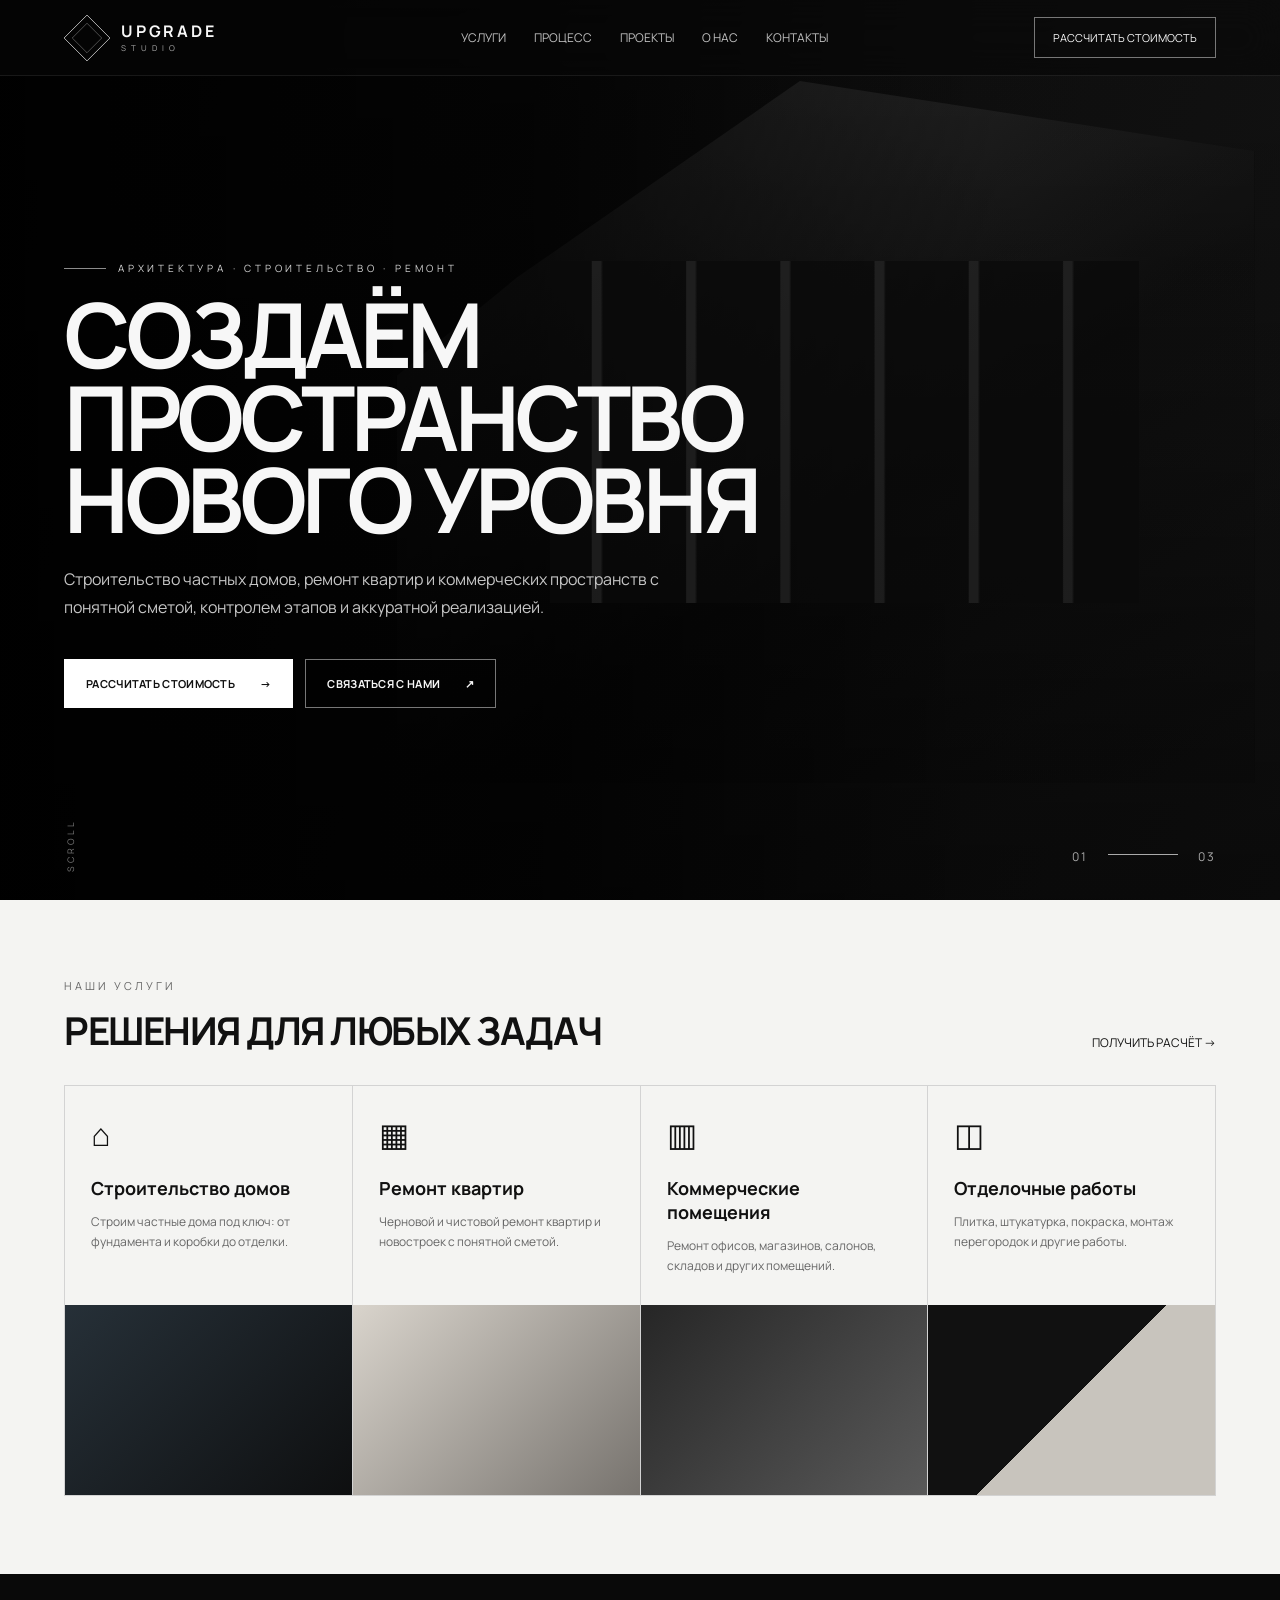
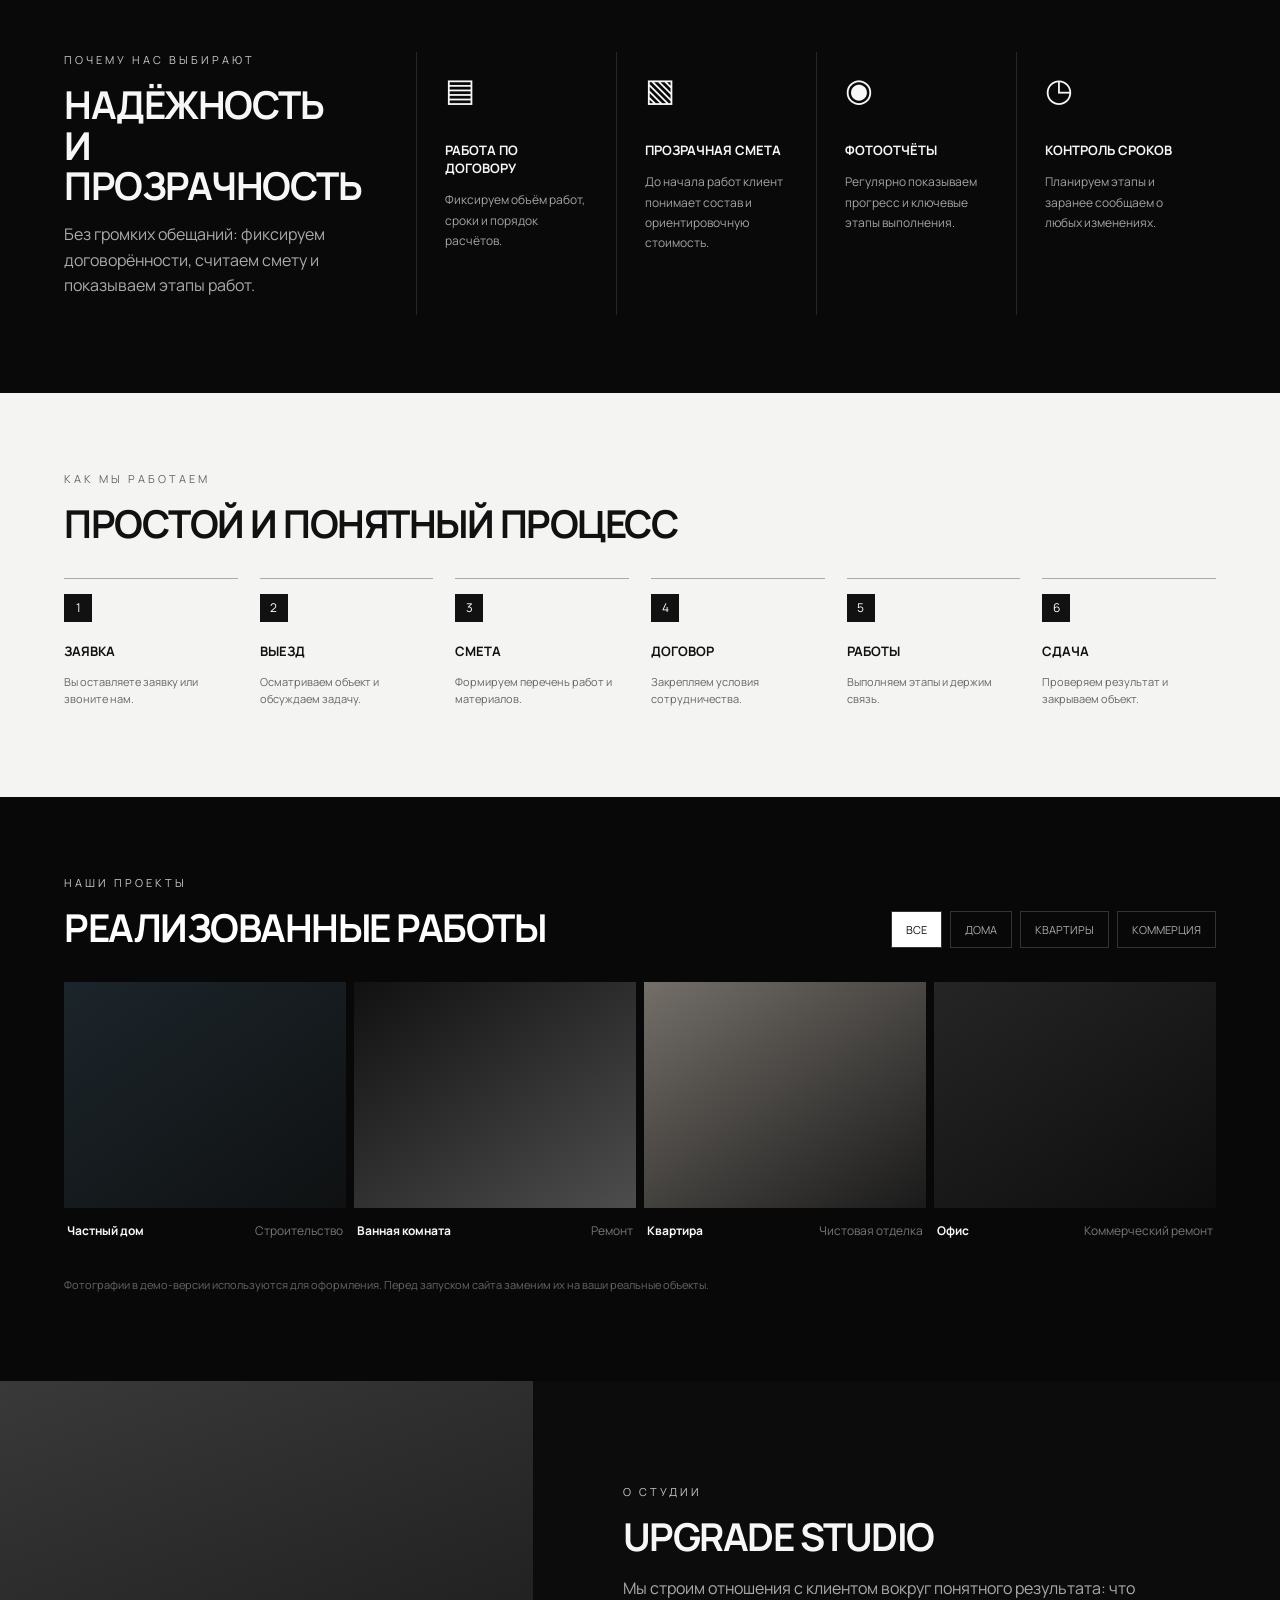
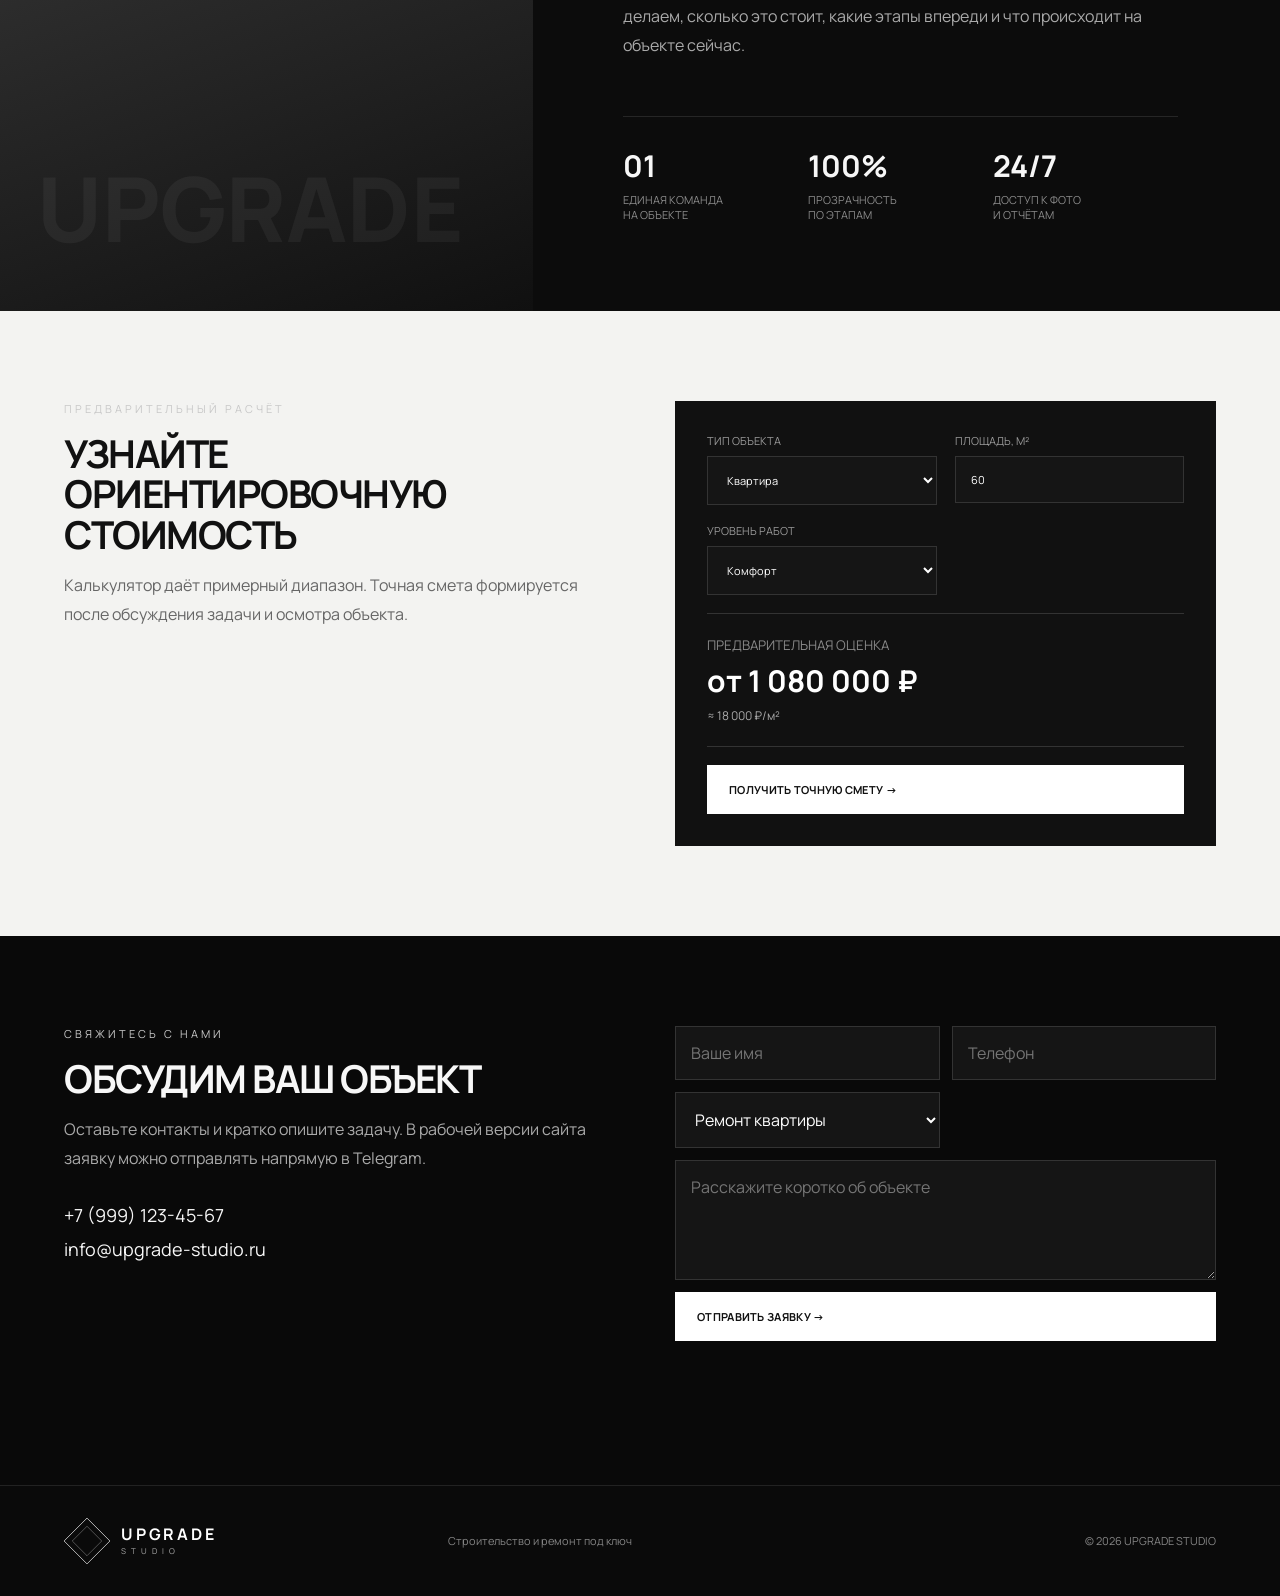
<file: index_upgrade_studio_v3.html>
<!doctype html>
<html lang="ru">
<head>
  <meta charset="utf-8" />
  <meta name="viewport" content="width=device-width,initial-scale=1" />
  <meta name="description" content="UPGRADE STUDIO — строительство и ремонт под ключ. Прозрачная смета, договор, фотоотчёты и контроль сроков." />
  <title>UPGRADE STUDIO — строительство и ремонт под ключ</title>
  <link rel="preconnect" href="https://fonts.googleapis.com">
  <link rel="preconnect" href="https://fonts.gstatic.com" crossorigin>
  <link href="https://fonts.googleapis.com/css2?family=Manrope:wght@400;500;600;700;800&display=swap" rel="stylesheet">
  <style>
:root{--bg:#0a0a0a;--panel:#111;--text:#f7f7f7;--muted:#9d9d9d;--line:#262626;--light:#f4f4f2;--ink:#111}
*{box-sizing:border-box}html{scroll-behavior:smooth}body{margin:0;font-family:Manrope,Arial,sans-serif;background:var(--bg);color:var(--text)}a{color:inherit;text-decoration:none}button,input,select,textarea{font:inherit}
.header{height:76px;position:fixed;z-index:30;left:0;right:0;top:0;display:flex;align-items:center;gap:34px;padding:0 5vw;background:rgba(5,5,5,.72);backdrop-filter:blur(14px);border-bottom:1px solid rgba(255,255,255,.08)}.brand{display:flex;align-items:center;gap:11px;min-width:190px}.brand-mark{width:42px;height:42px;border:1px solid #fff;display:grid;place-items:center;font-weight:800;letter-spacing:-2px}.brand-text{display:flex;flex-direction:column;line-height:1}.brand-text b{font-size:15px;letter-spacing:1.5px}.brand-text small{font-size:9px;letter-spacing:4px;margin-top:5px}.nav{display:flex;gap:28px;margin:auto;font-size:12px;text-transform:uppercase}.nav a{opacity:.78;transition:.2s}.nav a:hover{opacity:1}.header-cta{border:1px solid #777;padding:12px 18px;font-size:11px;text-transform:uppercase}.menu-btn{display:none;margin-left:auto;background:none;border:0;color:#fff;font-size:26px}
.hero{min-height:760px;position:relative;display:flex;align-items:center;padding:120px 5vw 70px;overflow:hidden}.hero-bg{position:absolute;inset:0;background:linear-gradient(135deg,#222 0%,#0b0b0b 45%,#181818 100%)}.hero-bg:after{content:"";position:absolute;right:3vw;top:14%;width:58%;height:68%;background:linear-gradient(145deg,#333,#111);clip-path:polygon(13% 26%,49% 0,100% 12%,100% 100%,0 100%,0 41%);box-shadow:0 40px 120px #000}.hero-bg:before{content:"";position:absolute;right:12vw;top:30%;width:42%;height:34%;background:repeating-linear-gradient(90deg,#161616 0 8%,#d9a56c 8.5% 9.5%,#202020 10% 18%);opacity:.45;z-index:2}.hero-overlay{position:absolute;inset:0;background:linear-gradient(90deg,rgba(0,0,0,.95),rgba(0,0,0,.52) 46%,rgba(0,0,0,.12))}.hero-content{position:relative;z-index:3;max-width:650px}.eyebrow{font-size:11px;letter-spacing:3px;color:#c8c8c8;margin:0 0 18px}.eyebrow.dark{color:#666}.hero h1{font-size:clamp(50px,6vw,88px);line-height:.98;letter-spacing:-3px;margin:0 0 25px}.hero-copy{max-width:600px;color:#d4d4d4;line-height:1.75;font-size:15px}.hero-actions{display:flex;gap:12px;margin-top:34px;flex-wrap:wrap}.btn{display:inline-flex;align-items:center;justify-content:space-between;gap:25px;padding:16px 21px;border:1px solid transparent;text-transform:uppercase;font-size:11px;font-weight:700;letter-spacing:.3px;cursor:pointer}.btn-light{background:#fff;color:#111}.btn-ghost{border-color:#777;background:rgba(0,0,0,.18)}.full{width:100%}.hero-index{position:absolute;right:5vw;bottom:35px;z-index:3;font-size:18px}.hero-index span{display:inline-block;width:45px;border-top:1px solid #aaa;margin:0 10px 5px}
.section{padding:78px 5vw}.light{background:var(--light);color:var(--ink)}.section-head{display:flex;align-items:end;justify-content:space-between;margin-bottom:34px}.section h2,.projects h2,.about h2,.calculator h2,.contacts h2{font-size:clamp(30px,3vw,48px);line-height:1.05;margin:0;letter-spacing:-1.5px}.text-link{font-size:12px;text-transform:uppercase}.service-grid{display:grid;grid-template-columns:repeat(4,1fr);border-top:1px solid #d3d3d3;border-left:1px solid #d3d3d3}.service-card{border-right:1px solid #d3d3d3;border-bottom:1px solid #d3d3d3;padding:26px 26px 0;min-height:410px;display:flex;flex-direction:column}.service-icon{font-size:32px;margin-bottom:20px}.service-card h3{font-size:18px;margin:0 0 12px}.service-card p{font-size:12px;color:#666;line-height:1.6;margin:0 0 22px}.service-photo{height:190px;margin:auto -26px 0;background:#ccc}.photo-house{background:linear-gradient(135deg,#263038,#0e0f10)}.photo-flat{background:linear-gradient(135deg,#d9d4cc,#77736e)}.photo-office{background:linear-gradient(135deg,#262626,#595959)}.photo-finish{background:linear-gradient(135deg,#111 0 50%,#c8c4bd 50%)}
.dark-section{display:grid;grid-template-columns:1.1fr 3fr;gap:55px;background:#090909}.trust-intro p:last-child{color:#aaa;line-height:1.6}.trust-grid{display:grid;grid-template-columns:repeat(4,1fr)}.trust-card{padding:15px 28px;border-left:1px solid var(--line)}.trust-card>div{font-size:32px;margin-bottom:30px}.trust-card h3{font-size:13px;text-transform:uppercase}.trust-card p{font-size:12px;line-height:1.7;color:#a4a4a4}
.process-grid{display:grid;grid-template-columns:repeat(6,1fr);gap:22px}.step{border-top:1px solid #aaa;padding-top:16px;position:relative}.step span{display:inline-grid;place-items:center;width:28px;height:28px;background:#111;color:#fff;font-size:12px;margin-top:-30px}.step h3{font-size:13px;margin-top:20px;text-transform:uppercase}.step p{font-size:11px;color:#666;line-height:1.6}
.projects{padding:78px 5vw;background:#080808}.projects-head{color:#fff}.filters{display:flex;gap:8px;flex-wrap:wrap}.filter{background:transparent;border:1px solid #333;color:#aaa;padding:10px 14px;cursor:pointer;font-size:11px;text-transform:uppercase}.filter.active{background:#fff;color:#111}.project-grid{display:grid;grid-template-columns:repeat(4,1fr);gap:8px}.project{transition:.25s}.project.hidden{display:none}.project-photo{aspect-ratio:1.25;background:#222}.p1{background:linear-gradient(145deg,#1c252b,#0f1112)}.p2{background:linear-gradient(145deg,#111,#4d4d4d)}.p3{background:linear-gradient(145deg,#736e68,#1a1a1a)}.p4{background:linear-gradient(145deg,#252525,#0d0d0d)}.project-meta{display:flex;justify-content:space-between;gap:12px;padding:14px 3px;font-size:12px}.project-meta span{color:#777}.projects-note{font-size:11px;color:#666;margin-top:24px}
.about{display:grid;grid-template-columns:1fr 1.4fr;min-height:530px;background:#0c0c0c}.about-photo{min-height:530px;background:linear-gradient(160deg,#393939,#101010);position:relative}.about-photo:after{content:"UPGRADE";position:absolute;left:7%;bottom:8%;font-size:7vw;font-weight:800;color:rgba(255,255,255,.05)}.about-copy{padding:75px 8vw 60px 7vw;display:flex;flex-direction:column;justify-content:center}.about-copy>p:not(.eyebrow){max-width:650px;color:#aaa;line-height:1.8}.stats{display:grid;grid-template-columns:repeat(3,1fr);margin-top:40px;border-top:1px solid var(--line);padding-top:28px}.stats div{display:flex;flex-direction:column;gap:6px}.stats strong{font-size:30px}.stats span{font-size:11px;color:#8b8b8b;text-transform:uppercase;line-height:1.4}
.calculator{display:grid;grid-template-columns:1fr 1fr;gap:70px;padding:90px 5vw;background:#f3f3f1;color:#111}.calc-copy p:last-child{color:#666;line-height:1.8;max-width:560px}.calc-box{background:#111;color:#fff;padding:32px;display:grid;grid-template-columns:1fr 1fr;gap:18px}.calc-box label{font-size:11px;text-transform:uppercase;color:#999;display:flex;flex-direction:column;gap:8px}.calc-box input,.calc-box select,.lead-form input,.lead-form select,.lead-form textarea{width:100%;padding:15px;background:#151515;border:1px solid #333;color:#fff;outline:none}.estimate{grid-column:1/-1;border-top:1px solid #333;border-bottom:1px solid #333;padding:22px 0;display:flex;flex-direction:column;gap:6px}.estimate small{color:#888;text-transform:uppercase}.estimate strong{font-size:30px}.estimate span{color:#aaa;font-size:12px}.calc-box .full{grid-column:1/-1}
.contacts{display:grid;grid-template-columns:1fr 1fr;gap:70px;padding:90px 5vw;background:#090909}.contact-copy>p:not(.eyebrow){color:#aaa;line-height:1.8;max-width:550px}.contact-links{display:flex;flex-direction:column;gap:10px;margin-top:30px;font-size:18px}.lead-form{display:grid;grid-template-columns:1fr 1fr;gap:12px}.lead-form textarea{grid-column:1/-1;min-height:120px;resize:vertical}.lead-form .full,.form-status{grid-column:1/-1}.form-status{font-size:12px;color:#a7a7a7;min-height:18px}.footer{padding:32px 5vw;border-top:1px solid #222;display:grid;grid-template-columns:1fr 1fr 1fr;align-items:center;color:#858585;font-size:11px}.footer .brand{color:#fff}.footer p:last-child{text-align:right}
.reveal{opacity:0;transform:translateY(28px);transition:opacity .7s ease,transform .7s ease}.reveal.visible{opacity:1;transform:none}
@media(max-width:1000px){.nav,.header-cta{display:none}.menu-btn{display:block}.nav.open{display:flex;position:absolute;top:76px;left:0;right:0;background:#090909;flex-direction:column;padding:25px 5vw;border-bottom:1px solid #222}.hero{min-height:700px}.service-grid,.project-grid{grid-template-columns:repeat(2,1fr)}.dark-section{grid-template-columns:1fr}.trust-grid{grid-template-columns:repeat(2,1fr)}.process-grid{grid-template-columns:repeat(3,1fr);row-gap:45px}.calculator,.contacts{grid-template-columns:1fr}.about{grid-template-columns:1fr}.about-photo{min-height:360px}.footer{grid-template-columns:1fr;gap:20px}.footer p:last-child{text-align:left}}
@media(max-width:640px){.header{padding:0 20px}.brand{min-width:0}.hero,.section,.projects,.calculator,.contacts{padding-left:20px;padding-right:20px}.hero{min-height:680px}.hero h1{font-size:48px;letter-spacing:-2px}.hero-copy{font-size:13px}.section-head{align-items:flex-start;gap:24px;flex-direction:column}.service-grid,.project-grid,.trust-grid{grid-template-columns:1fr}.process-grid{grid-template-columns:1fr 1fr}.calc-box,.lead-form{grid-template-columns:1fr}.calc-box label,.lead-form input,.lead-form select,.lead-form textarea,.lead-form .full{grid-column:1}.stats{grid-template-columns:1fr;gap:20px}.about-copy{padding:60px 20px}.filters{width:100%}.project-meta{flex-direction:column}.hero-index{display:none}}

/* --- UPGRADE STUDIO HERO v3 --- */
.header{
  background:rgba(7,7,7,.58);
  backdrop-filter:blur(18px) saturate(120%);
}
.brand-mark{
  width:46px;height:46px;border:0;position:relative;
  font-size:0;letter-spacing:0;
}
.brand-mark:before,.brand-mark:after{
  content:"";position:absolute;inset:0;border:1px solid rgba(255,255,255,.9);
  transform:rotate(45deg) scale(.72);
}
.brand-mark:after{
  inset:8px;border-color:rgba(255,255,255,.38);
}
.brand-text b{font-size:16px;letter-spacing:2.8px}
.brand-text small{font-size:8px;letter-spacing:5px;color:#aaa}

.hero{
  min-height:100vh;
  padding-top:130px;
  background:#080808;
}
.hero-bg{
  background:
    radial-gradient(circle at 72% 38%, rgba(255,255,255,.09), transparent 22%),
    linear-gradient(110deg,#0b0b0b 0%,#101010 40%,#181818 100%);
}
.hero-bg:after{
  right:2vw;top:9%;
  width:67%;height:78%;
  clip-path:polygon(14% 28%,47% 0,100% 10%,100% 100%,0 100%,0 42%);
  background:
    linear-gradient(180deg,rgba(255,255,255,.04),rgba(255,255,255,0)),
    linear-gradient(145deg,#343434,#0d0d0d 58%,#151515);
  box-shadow:0 60px 150px rgba(0,0,0,.85);
}
.hero-bg:before{
  right:11vw;top:29%;width:46%;height:38%;
  background:
    repeating-linear-gradient(
      90deg,
      #151515 0 7%,
      #2d2d2d 7.2% 8.6%,
      #151515 9% 16%
    );
  opacity:.72;
  filter:contrast(110%);
}
.hero-overlay{
  background:
    linear-gradient(90deg,rgba(0,0,0,.96) 0%,rgba(0,0,0,.73) 42%,rgba(0,0,0,.16) 78%),
    linear-gradient(180deg,rgba(0,0,0,.05),rgba(0,0,0,.48));
}
.hero-content{max-width:760px}
.hero .eyebrow{
  display:inline-flex;align-items:center;gap:12px;
  font-size:10px;letter-spacing:3.8px;color:#d4d4d4
}
.hero .eyebrow:before{
  content:"";width:42px;border-top:1px solid rgba(255,255,255,.55)
}
.hero h1{
  font-size:clamp(60px,7vw,104px);
  line-height:.92;
  letter-spacing:-4.5px;
  max-width:900px;
  text-wrap:balance;
}
.hero-copy{
  max-width:640px;
  font-size:16px;
  color:#c6c6c6;
}
.hero-actions{margin-top:38px}
.btn{
  transition:transform .25s ease,background .25s ease,color .25s ease,border-color .25s ease;
}
.btn:hover{transform:translateY(-2px)}
.btn-light:hover{background:#dcdcdc}
.btn-ghost:hover{background:#fff;color:#111;border-color:#fff}
.hero-index{
  display:flex;align-items:center;gap:10px;
  font-size:12px;letter-spacing:2px;color:#aaa
}
.hero-index span{width:70px}
.hero:after{
  content:"SCROLL";
  position:absolute;left:5vw;bottom:28px;z-index:3;
  font-size:9px;letter-spacing:3px;color:#777;
  writing-mode:vertical-rl;
  transform:rotate(180deg);
}
.reveal.visible.hero-content{
  animation:heroIn .9s ease both;
}
@keyframes heroIn{
  from{opacity:0;transform:translateY(36px)}
  to{opacity:1;transform:none}
}
@media(max-width:640px){
  .hero{min-height:92vh;padding-top:118px}
  .hero h1{font-size:52px;letter-spacing:-2.8px}
  .hero-copy{font-size:14px}
  .hero:after{display:none}
  .brand-text b{font-size:14px}
}

</style>
</head>
<body>
  <header class="header" id="top">
    <a class="brand" href="#top" aria-label="UPGRADE STUDIO">
      <span class="brand-mark">US</span>
      <span class="brand-text"><b>UPGRADE</b><small>STUDIO</small></span>
    </a>
    <nav class="nav" id="nav">
      <a href="#services">Услуги</a>
      <a href="#process">Процесс</a>
      <a href="#projects">Проекты</a>
      <a href="#about">О нас</a>
      <a href="#contacts">Контакты</a>
    </nav>
    <a class="header-cta" href="#calc">Рассчитать стоимость</a>
    <button class="menu-btn" id="menuBtn" aria-label="Открыть меню">☰</button>
  </header>

  <main>
    <section class="hero">
      <div class="hero-bg" aria-hidden="true"></div>
      <div class="hero-overlay" aria-hidden="true"></div>
      <div class="hero-content reveal">
        <p class="eyebrow">АРХИТЕКТУРА · СТРОИТЕЛЬСТВО · РЕМОНТ</p>
        <h1>СОЗДАЁМ<br>ПРОСТРАНСТВО<br>НОВОГО УРОВНЯ</h1>
        <p class="hero-copy">Строительство частных домов, ремонт квартир и коммерческих пространств с понятной сметой, контролем этапов и аккуратной реализацией.</p>
        <div class="hero-actions">
          <a class="btn btn-light" href="#calc">Рассчитать стоимость <span>→</span></a>
          <a class="btn btn-ghost" href="#contacts">Связаться с нами <span>↗</span></a>
        </div>
      </div>
      <div class="hero-index">01 <span></span> 03</div>
    </section>

    <section class="section light" id="services">
      <div class="section-head reveal">
        <div>
          <p class="eyebrow dark">НАШИ УСЛУГИ</p>
          <h2>РЕШЕНИЯ ДЛЯ ЛЮБЫХ ЗАДАЧ</h2>
        </div>
        <a class="text-link" href="#calc">Получить расчёт →</a>
      </div>
      <div class="service-grid">
        <article class="service-card reveal">
          <div class="service-icon">⌂</div>
          <h3>Строительство домов</h3>
          <p>Строим частные дома под ключ: от фундамента и коробки до отделки.</p>
          <div class="service-photo photo-house"></div>
        </article>
        <article class="service-card reveal">
          <div class="service-icon">▦</div>
          <h3>Ремонт квартир</h3>
          <p>Черновой и чистовой ремонт квартир и новостроек с понятной сметой.</p>
          <div class="service-photo photo-flat"></div>
        </article>
        <article class="service-card reveal">
          <div class="service-icon">▥</div>
          <h3>Коммерческие помещения</h3>
          <p>Ремонт офисов, магазинов, салонов, складов и других помещений.</p>
          <div class="service-photo photo-office"></div>
        </article>
        <article class="service-card reveal">
          <div class="service-icon">◫</div>
          <h3>Отделочные работы</h3>
          <p>Плитка, штукатурка, покраска, монтаж перегородок и другие работы.</p>
          <div class="service-photo photo-finish"></div>
        </article>
      </div>
    </section>

    <section class="section dark-section" id="trust">
      <div class="trust-intro reveal">
        <p class="eyebrow">ПОЧЕМУ НАС ВЫБИРАЮТ</p>
        <h2>НАДЁЖНОСТЬ<br>И ПРОЗРАЧНОСТЬ</h2>
        <p>Без громких обещаний: фиксируем договорённости, считаем смету и показываем этапы работ.</p>
      </div>
      <div class="trust-grid">
        <article class="trust-card reveal"><div>▤</div><h3>Работа по договору</h3><p>Фиксируем объём работ, сроки и порядок расчётов.</p></article>
        <article class="trust-card reveal"><div>▧</div><h3>Прозрачная смета</h3><p>До начала работ клиент понимает состав и ориентировочную стоимость.</p></article>
        <article class="trust-card reveal"><div>◉</div><h3>Фотоотчёты</h3><p>Регулярно показываем прогресс и ключевые этапы выполнения.</p></article>
        <article class="trust-card reveal"><div>◷</div><h3>Контроль сроков</h3><p>Планируем этапы и заранее сообщаем о любых изменениях.</p></article>
      </div>
    </section>

    <section class="section light" id="process">
      <div class="section-head reveal">
        <div><p class="eyebrow dark">КАК МЫ РАБОТАЕМ</p><h2>ПРОСТОЙ И ПОНЯТНЫЙ ПРОЦЕСС</h2></div>
      </div>
      <div class="process-grid">
        <div class="step reveal"><span>1</span><h3>Заявка</h3><p>Вы оставляете заявку или звоните нам.</p></div>
        <div class="step reveal"><span>2</span><h3>Выезд</h3><p>Осматриваем объект и обсуждаем задачу.</p></div>
        <div class="step reveal"><span>3</span><h3>Смета</h3><p>Формируем перечень работ и материалов.</p></div>
        <div class="step reveal"><span>4</span><h3>Договор</h3><p>Закрепляем условия сотрудничества.</p></div>
        <div class="step reveal"><span>5</span><h3>Работы</h3><p>Выполняем этапы и держим связь.</p></div>
        <div class="step reveal"><span>6</span><h3>Сдача</h3><p>Проверяем результат и закрываем объект.</p></div>
      </div>
    </section>

    <section class="projects" id="projects">
      <div class="section-head projects-head reveal">
        <div><p class="eyebrow">НАШИ ПРОЕКТЫ</p><h2>РЕАЛИЗОВАННЫЕ РАБОТЫ</h2></div>
        <div class="filters" role="tablist">
          <button class="filter active" data-filter="all">Все</button>
          <button class="filter" data-filter="house">Дома</button>
          <button class="filter" data-filter="flat">Квартиры</button>
          <button class="filter" data-filter="commercial">Коммерция</button>
        </div>
      </div>
      <div class="project-grid">
        <article class="project house reveal"><div class="project-photo p1"></div><div class="project-meta"><b>Частный дом</b><span>Строительство</span></div></article>
        <article class="project flat reveal"><div class="project-photo p2"></div><div class="project-meta"><b>Ванная комната</b><span>Ремонт</span></div></article>
        <article class="project flat reveal"><div class="project-photo p3"></div><div class="project-meta"><b>Квартира</b><span>Чистовая отделка</span></div></article>
        <article class="project commercial reveal"><div class="project-photo p4"></div><div class="project-meta"><b>Офис</b><span>Коммерческий ремонт</span></div></article>
      </div>
      <p class="projects-note">Фотографии в демо-версии используются для оформления. Перед запуском сайта заменим их на ваши реальные объекты.</p>
    </section>

    <section class="about" id="about">
      <div class="about-photo reveal"></div>
      <div class="about-copy reveal">
        <p class="eyebrow">О СТУДИИ</p>
        <h2>UPGRADE STUDIO</h2>
        <p>Мы строим отношения с клиентом вокруг понятного результата: что делаем, сколько это стоит, какие этапы впереди и что происходит на объекте сейчас.</p>
        <div class="stats">
          <div><strong>01</strong><span>единая команда<br>на объекте</span></div>
          <div><strong>100%</strong><span>прозрачность<br>по этапам</span></div>
          <div><strong>24/7</strong><span>доступ к фото<br>и отчётам</span></div>
        </div>
      </div>
    </section>

    <section class="calculator" id="calc">
      <div class="calc-copy reveal">
        <p class="eyebrow">ПРЕДВАРИТЕЛЬНЫЙ РАСЧЁТ</p>
        <h2>УЗНАЙТЕ ОРИЕНТИРОВОЧНУЮ СТОИМОСТЬ</h2>
        <p>Калькулятор даёт примерный диапазон. Точная смета формируется после обсуждения задачи и осмотра объекта.</p>
      </div>
      <form class="calc-box reveal" id="calcForm">
        <label>Тип объекта
          <select id="type">
            <option value="flat">Квартира</option>
            <option value="house">Дом</option>
            <option value="commercial">Коммерческое помещение</option>
          </select>
        </label>
        <label>Площадь, м²
          <input id="area" type="number" min="10" max="1000" value="60" />
        </label>
        <label>Уровень работ
          <select id="level">
            <option value="base">Базовый</option>
            <option value="comfort" selected>Комфорт</option>
            <option value="premium">Премиум</option>
          </select>
        </label>
        <div class="estimate">
          <small>Предварительная оценка</small>
          <strong id="estimateValue">от 1 080 000 ₽</strong>
          <span id="estimateNote">≈ 18 000 ₽/м²</span>
        </div>
        <a class="btn btn-light full" href="#contacts">Получить точную смету →</a>
      </form>
    </section>

    <section class="contacts" id="contacts">
      <div class="contact-copy reveal">
        <p class="eyebrow">СВЯЖИТЕСЬ С НАМИ</p>
        <h2>ОБСУДИМ ВАШ ОБЪЕКТ</h2>
        <p>Оставьте контакты и кратко опишите задачу. В рабочей версии сайта заявку можно отправлять напрямую в Telegram.</p>
        <div class="contact-links">
          <a href="tel:+79991234567">+7 (999) 123-45-67</a>
          <a href="mailto:info@upgrade-studio.ru">info@upgrade-studio.ru</a>
        </div>
      </div>
      <form class="lead-form reveal" id="leadForm">
        <input name="name" placeholder="Ваше имя" required />
        <input name="phone" placeholder="Телефон" required />
        <select name="service"><option>Ремонт квартиры</option><option>Строительство дома</option><option>Коммерческое помещение</option><option>Отделочные работы</option></select>
        <textarea name="message" placeholder="Расскажите коротко об объекте"></textarea>
        <button class="btn btn-light full" type="submit">Отправить заявку →</button>
        <p class="form-status" id="formStatus"></p>
      </form>
    </section>
  </main>

  <footer class="footer">
    <a class="brand" href="#top"><span class="brand-mark">US</span><span class="brand-text"><b>UPGRADE</b><small>STUDIO</small></span></a>
    <p>Строительство и ремонт под ключ</p>
    <p>© 2026 UPGRADE STUDIO</p>
  </footer>
  <script>
const menuBtn=document.getElementById('menuBtn');
const nav=document.getElementById('nav');
menuBtn?.addEventListener('click',()=>nav.classList.toggle('open'));
document.querySelectorAll('.nav a').forEach(a=>a.addEventListener('click',()=>nav.classList.remove('open')));

const observer=new IntersectionObserver((entries)=>entries.forEach(e=>{if(e.isIntersecting)e.target.classList.add('visible')}),{threshold:.12});
document.querySelectorAll('.reveal').forEach(el=>observer.observe(el));

const filters=document.querySelectorAll('.filter');
const projects=document.querySelectorAll('.project');
filters.forEach(btn=>btn.addEventListener('click',()=>{
  filters.forEach(b=>b.classList.remove('active'));btn.classList.add('active');
  const f=btn.dataset.filter;
  projects.forEach(p=>p.classList.toggle('hidden',f!=='all'&&!p.classList.contains(f)));
}));

const rates={
  flat:{base:12000,comfort:18000,premium:30000},
  house:{base:28000,comfort:42000,premium:65000},
  commercial:{base:10000,comfort:16000,premium:26000}
};
const type=document.getElementById('type'),area=document.getElementById('area'),level=document.getElementById('level');
const estimateValue=document.getElementById('estimateValue'),estimateNote=document.getElementById('estimateNote');
function calc(){const a=Math.max(10,Number(area.value)||10);const r=rates[type.value][level.value];estimateValue.textContent='от '+new Intl.NumberFormat('ru-RU').format(a*r)+' ₽';estimateNote.textContent='≈ '+new Intl.NumberFormat('ru-RU').format(r)+' ₽/м²';}
[type,area,level].forEach(el=>el.addEventListener('input',calc));calc();

document.getElementById('leadForm')?.addEventListener('submit',e=>{
  e.preventDefault();
  const status=document.getElementById('formStatus');
  status.textContent='Заявка заполнена. Для боевого сайта подключим отправку в Telegram или на почту.';
  e.target.reset();
});

</script>
</body>
</html>
</file>
